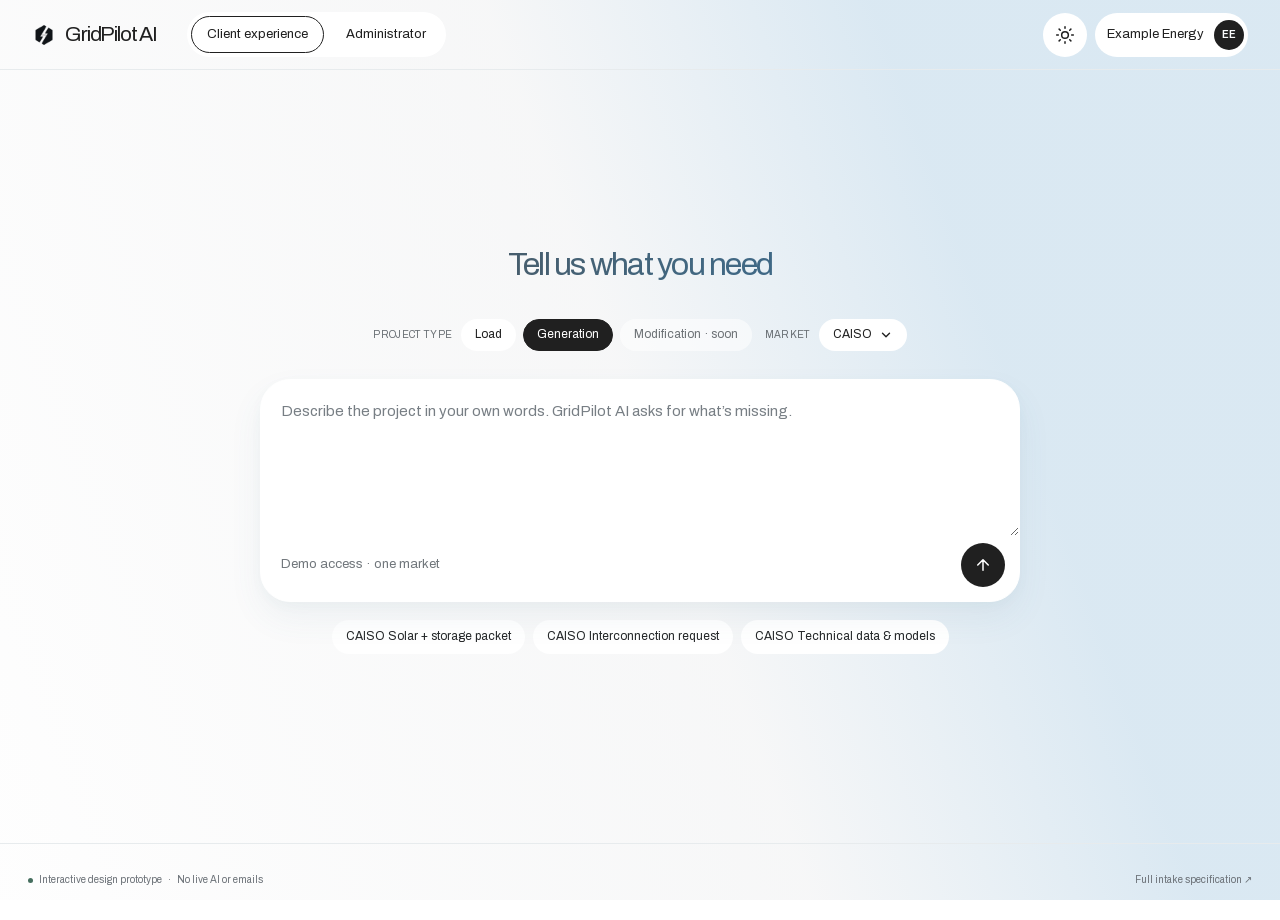
<file: index.html>
<!doctype html><html lang="en"><head><meta charset="utf-8"><meta name="viewport" content="width=device-width,initial-scale=1"><title>GridPilot AI · Yuko design study</title><link rel="preload" href="assets-edit/Archivo-latin-400-700.woff2" as="font" type="font/woff2" crossorigin="anonymous"><script>try{if(localStorage.getItem("gridpilot-ai-guided-yuko-theme")==="dark")document.documentElement.dataset.theme="dark"}catch{}</script><link rel="stylesheet" href="workflow-edit.css?v=45"><link rel="stylesheet" href="workflow-theme.css?v=12"><link rel="stylesheet" href="workflow-ai-guided.css?v=9"><link rel="stylesheet" href="workflow-yuko.css?v=5"><link rel="stylesheet" href="workflow-figma-refresh.css?v=10"><link rel="stylesheet" href="workflow-flow-stepper.css?v=1"></head><body><header><a class="brand" href="index.html"><img src="assets-edit/gridpilot-mark.png" alt=""><span>GridPilot AI</span></a><div class="mode"><button data-action="client" id="client-tab">Client experience</button><button data-action="admin" id="admin-tab">Administrator</button></div><div class="head-actions"><button type="button" id="theme-toggle" class="theme-toggle" role="switch" aria-checked="false" aria-label="Dark mode" title="Turn on dark mode"><span class="theme-toggle__icon" aria-hidden="true"><svg class="theme-toggle__sun" viewBox="0 0 24 24" fill="none" focusable="false"><circle cx="12" cy="12" r="4" stroke="currentColor" stroke-width="1.8"/><path d="M12 2v2m0 16v2M4.93 4.93l1.42 1.42m11.3 11.3 1.42 1.42M2 12h2m16 0h2M4.93 19.07l1.42-1.42m11.3-11.3 1.42-1.42" stroke="currentColor" stroke-width="1.8" stroke-linecap="round"/></svg><svg class="theme-toggle__moon" viewBox="0 0 24 24" fill="none" focusable="false"><path d="M20.2 15.3A8.5 8.5 0 0 1 8.7 3.8 8.5 8.5 0 1 0 20.2 15.3Z" stroke="currentColor" stroke-width="1.8" stroke-linejoin="round"/></svg></span></button><button type="button" data-action="notifications" class="admin-only notification-button" aria-label="Notifications" title="Notifications"><svg viewBox="0 0 24 24" fill="none" aria-hidden="true" focusable="false"><path d="M18 8a6 6 0 0 0-12 0c0 7-3 8-3 9h18c0-1-3-2-3-9ZM10 21h4" stroke="currentColor" stroke-width="1.7" stroke-linecap="round" stroke-linejoin="round"/></svg></button><div id="profile-wrap" class="profile-wrap"><button type="button" id="profile-trigger" class="profile-trigger" data-action="profile-menu" aria-haspopup="menu" aria-controls="profile-menu" aria-expanded="false"><span id="profile-trigger-name" class="profile-trigger__name">Example Energy</span><span id="profile-trigger-avatar" class="profile-trigger__avatar" aria-hidden="true">EE</span></button><div id="profile-menu" class="profile-menu" role="menu" aria-label="Client menu" hidden><button type="button" role="menuitem" data-action="projects">My Projects</button><button type="button" id="profile-access-item" role="menuitem" data-action="settings" hidden>Account access</button><div class="profile-menu__divider" role="separator"></div><button type="button" role="menuitem" data-action="restart">Restart demo</button></div></div></div></header><div class="guided-layout"><div id="rail"></div><main id="app"></main></div><aside id="panel" hidden></aside><div id="toast" role="status" aria-live="polite"></div><footer><span class="live-dot"></span> Interactive design prototype <span class="dot-sep">·</span> No live AI or emails <a href="Survey_Explorer_Edit.html">Full intake specification ↗</a></footer><script src="survey-data-edit.js"></script><script src="workflow-ai-guided-yuko.js?v=4"></script><script src="workflow-flow-stepper.js?v=1"></script></body></html>
</file>
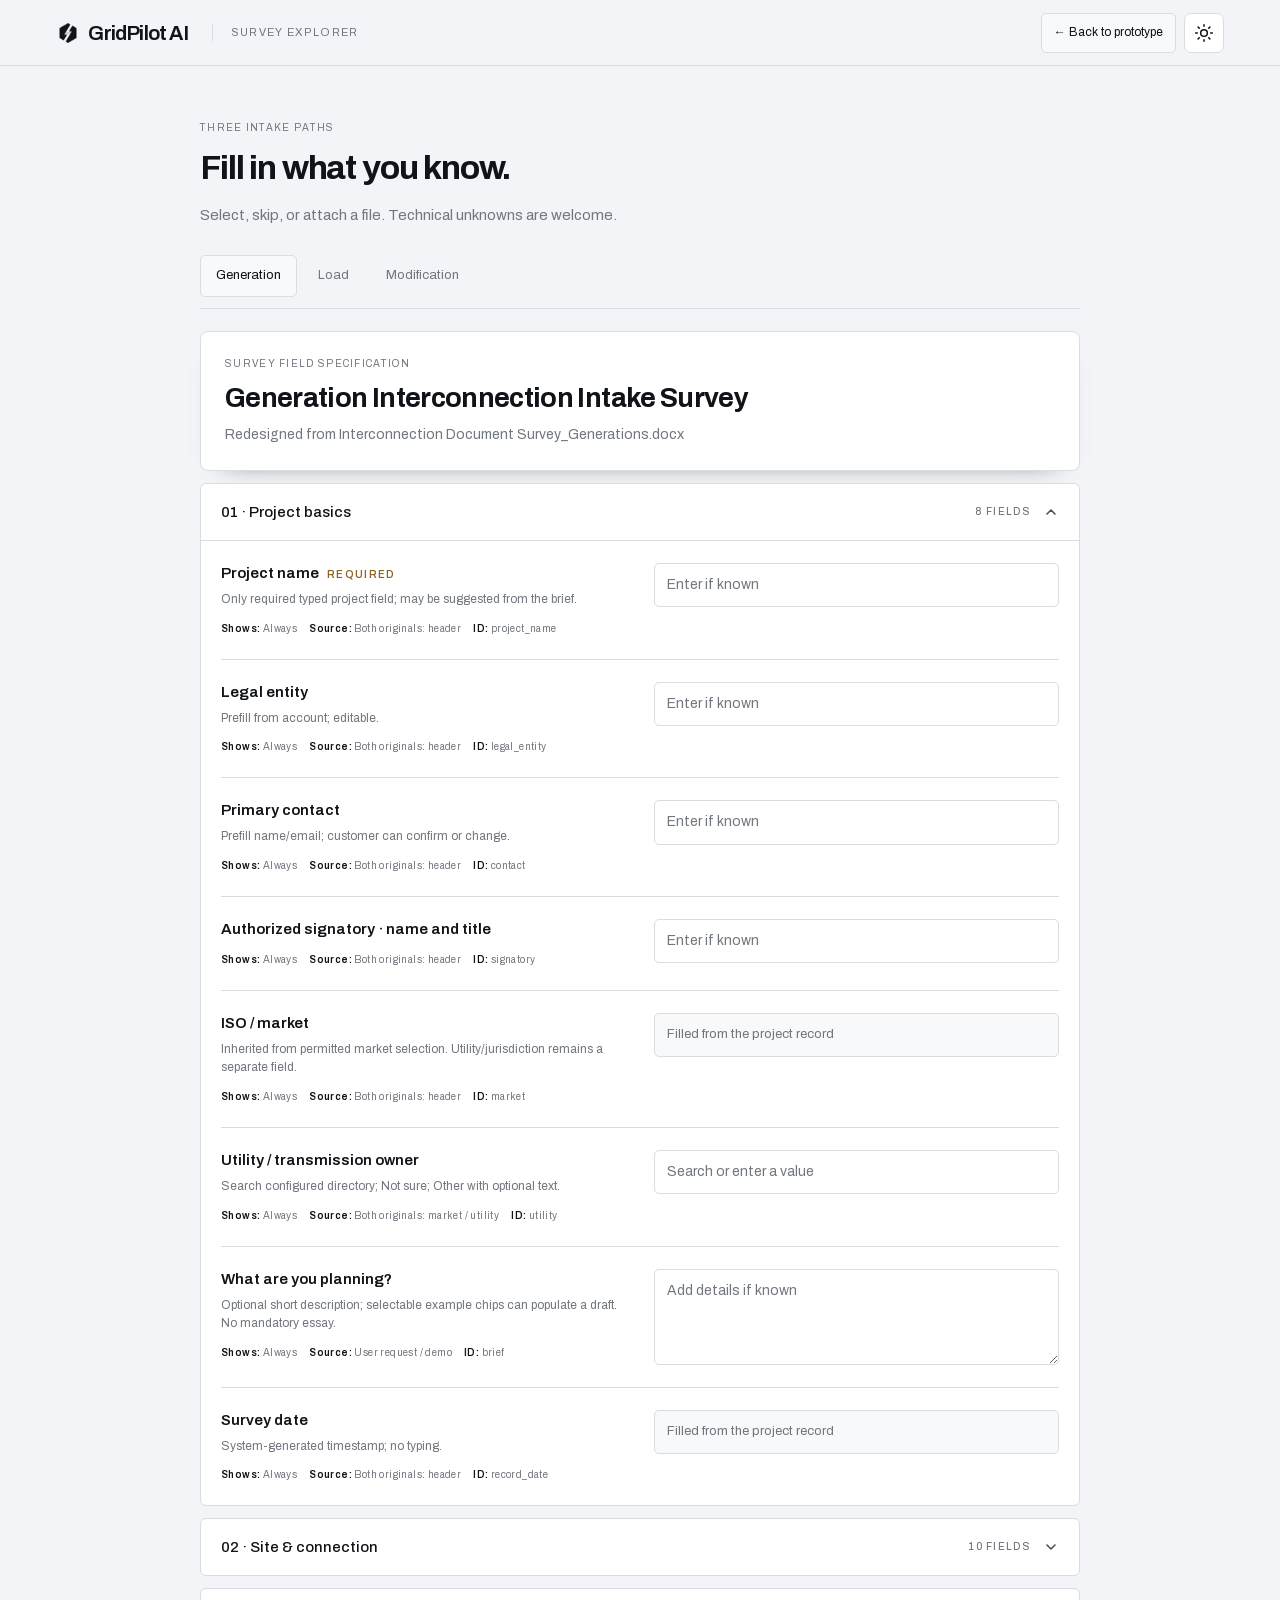
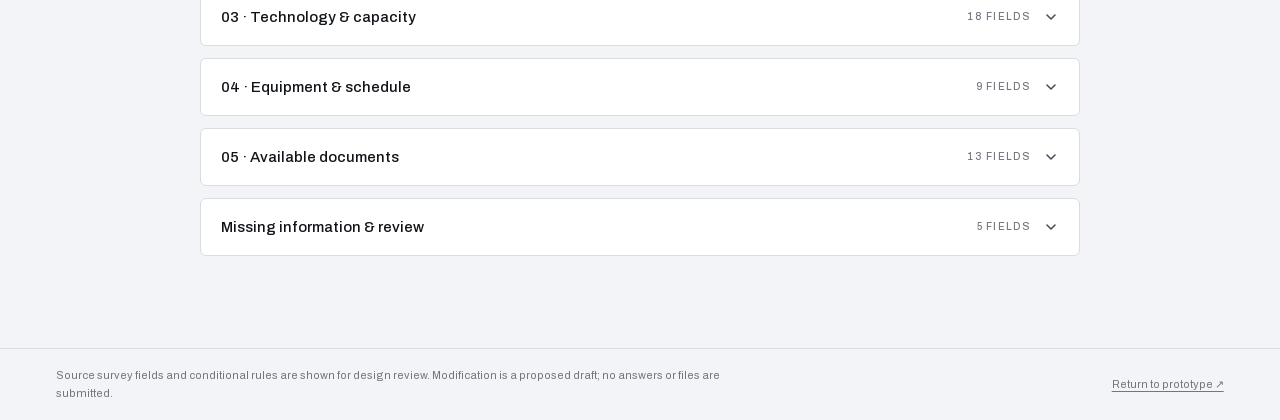
<file: Survey_Explorer_Edit.html>
<!doctype html>
<html lang="en">
<head>
  <meta charset="utf-8">
  <meta name="viewport" content="width=device-width, initial-scale=1">
  <title>GridPilot AI · Survey Explorer</title>
  <link rel="preload" href="assets-edit/Archivo-latin-400-700.woff2" as="font" type="font/woff2" crossorigin="anonymous">
  <script>try{document.documentElement.dataset.theme=localStorage.getItem('gridpilot-prototype-theme')==='dark'?'dark':'light'}catch{document.documentElement.dataset.theme='light'}</script>
  <link rel="stylesheet" href="survey-explorer-edit.css">
</head>
<body>
  <header class="topbar">
    <a class="brand" href="index.html" aria-label="GridPilot AI · Back to prototype">
      <img src="assets-edit/gridpilot-mark.png" alt="">
      <span>GridPilot AI</span>
    </a>
    <span class="header-label">Survey explorer</span>
    <div class="header-actions">
      <a class="back-link" href="index.html">← Back to prototype</a>
      <button type="button" id="theme-toggle" class="theme-toggle" role="switch" aria-checked="false" aria-label="Switch to dark mode" title="Turn on dark mode">
        <span class="theme-toggle__icon" aria-hidden="true">
          <svg class="theme-toggle__sun" viewBox="0 0 24 24" fill="none" focusable="false"><circle cx="12" cy="12" r="4" stroke="currentColor" stroke-width="1.8"/><path d="M12 2v2m0 16v2M4.93 4.93l1.42 1.42m11.3 11.3 1.42 1.42M2 12h2m16 0h2M4.93 19.07l1.42-1.42m11.3-11.3 1.42-1.42" stroke="currentColor" stroke-width="1.8" stroke-linecap="round"/></svg>
          <svg class="theme-toggle__moon" viewBox="0 0 24 24" fill="none" focusable="false"><path d="M20.2 15.3A8.5 8.5 0 0 1 8.7 3.8 8.5 8.5 0 1 0 20.2 15.3Z" stroke="currentColor" stroke-width="1.8" stroke-linejoin="round"/></svg>
        </span>
      </button>
    </div>
  </header>
  <main>
    <p class="eyebrow">Three intake paths</p>
    <h1>Fill in what you know.</h1>
    <p class="intro-copy">Select, skip, or attach a file. Technical unknowns are welcome.</p>
    <div id="survey-tabs" class="tabs" role="tablist" aria-label="Survey type"></div>
    <div id="survey-panel" role="tabpanel" tabindex="0"></div>
  </main>
  <footer>
    <span class="footer-note">Source survey fields and conditional rules are shown for design review. Modification is a proposed draft; no answers or files are submitted.</span>
    <a href="index.html">Return to prototype ↗</a>
  </footer>
  <script src="survey-data-edit.js"></script>
  <script src="survey-explorer-edit.js"></script>
</body>
</html>
</file>
<file: workflow-edit.css>
@font-face{font-family:"Archivo";font-style:normal;font-weight:400 700;font-display:swap;src:url("assets-edit/Archivo-latin-400-700.woff2") format("woff2")}
:root{--ink:#101418;--paper:#f3f4f7;--muted:#72777f;--line:#d9dce1;--green:#43705f;--amber:#8a6222}*{box-sizing:border-box}body{margin:0;background:var(--paper);color:var(--ink);font:14px/1.6 Archivo,Arial,sans-serif}button,input,textarea,select{font:inherit}button{border:1px solid var(--line);background:#fff;padding:9px 14px;border-radius:5px;cursor:pointer;color:var(--ink);transition:background .18s,border-color .18s,transform .18s}button:hover:not(:disabled){border-color:#959ca5;background:#f8f9fa}button:active:not(:disabled){transform:translateY(1px)}button:disabled{cursor:not-allowed;color:#9a9fa6;background:transparent;border-color:#e2e5e9}button:focus-visible,a:focus-visible,input:focus-visible,textarea:focus-visible,select:focus-visible{outline:2px solid #4b6a94;outline-offset:4px}button.primary{background:var(--ink);border-color:var(--ink);color:white}button.primary:hover{background:#2b3037}button.primary:disabled{background:#d5d9df;border-color:#d5d9df;color:#7b828b}button.quiet{background:transparent}button.selected{background:#e8ebee;border-color:#7a828c}header{height:66px;display:flex;align-items:center;gap:30px;padding:0 4.4%;border-bottom:1px solid #dfe2e7;background:rgba(243,244,247,.95);position:relative;z-index:3}.brand{display:flex;align-items:center;text-decoration:none;color:var(--ink);font-size:20px;font-weight:650;gap:5px;white-space:nowrap}.brand img{width:120px;height:auto}.mode{display:flex;gap:4px}.mode button{font-size:12px;padding:7px 11px;background:transparent;border-color:transparent;color:#6d727a}.mode .active{border-color:var(--line);background:#f8f9fb;color:var(--ink)}.head-actions{display:flex;gap:8px;margin-left:auto}.head-actions button{font-size:12px;padding:8px 10px}h1{font-size:34px;line-height:1.2;letter-spacing:-1.15px;margin:20px 0 16px}h2{font-size:27px;line-height:1.25;letter-spacing:-.65px;margin:0 0 10px}h3{font-size:15px;margin:0 0 5px}p{margin:0 0 18px}.muted{color:var(--muted)}.micro,.eyebrow{font:10px/1.6 Archivo,Arial,sans-serif;text-transform:uppercase;letter-spacing:1.4px;color:#7b8088}.eyebrow{margin:0 0 12px}.hero{text-align:center;width:min(672px,calc(100% - 40px));margin:94px auto 80px}.hero-mark{width:58px;height:58px;object-fit:contain;filter:drop-shadow(0 10px 14px #252a3420);margin-bottom:16px}.hero h1{margin-top:18px}.hero>p{margin-bottom:30px}.setup{display:flex;align-items:center;justify-content:center;gap:6px;flex-wrap:wrap;margin:20px 0}.setup .divider{height:18px;width:1px;background:var(--line);margin:0 8px}.pill{font-size:12px;padding:6px 11px;background:transparent}.composer{position:relative;background:#fff;border:1px solid #d4d8de;border-radius:10px;text-align:left;box-shadow:0 3px 4px #17203104,0 14px 24px -18px #222c3c28;transition:box-shadow .3s}.composer:focus-within{box-shadow:0 0 0 3px #10141808,0 16px 24px -15px #222c3c28}.composer textarea{border:0;outline:none;resize:vertical;background:transparent;width:100%;min-height:128px;padding:20px;color:var(--ink);line-height:1.7}.composer textarea:focus-visible{outline:none}.composer-bottom{padding:0 14px 14px 20px;display:flex;align-items:center;justify-content:space-between}.send{width:36px;height:36px;border-radius:50%;padding:0;background:var(--ink);color:#fff;border:0;font-size:21px}.send:hover:not(:disabled){background:#30363d}.examples{display:flex;gap:7px;justify-content:center;margin-top:13px;flex-wrap:wrap}.examples button{font-size:12px;color:#626974;background:transparent;padding:6px 10px}.frame{max-width:880px;width:calc(100% - 48px);margin:55px auto 70px}.conversation{max-width:672px;margin:55px auto 80px;width:calc(100% - 40px)}.user-line{margin:0 0 34px 112px;line-height:1.75;animation:arrive .45s both}.assistant{display:grid;grid-template-columns:22px 1fr;gap:12px;margin:24px 0}.assistant img{width:20px;height:20px;object-fit:contain;margin-top:3px}.assistant-copy{line-height:1.75}.question{margin:24px 0}.question>p{margin-bottom:9px}.chips{display:flex;gap:7px;flex-wrap:wrap}.chips button{font-size:12px;padding:7px 12px}.question.resolved .chips{opacity:.75}.assistant-copy .answer-line{color:#626b74;margin:12px 0}.thin-rule{height:1px;background:#dde1e6;margin:28px 0}.brief{background:#fff;border:1px solid var(--line);border-radius:8px;overflow:hidden;margin-top:18px;box-shadow:0 12px 25px -25px #182431}.brief .brief-row{display:grid;grid-template-columns:120px 1fr;padding:12px 20px;border-bottom:1px solid #eef0f2;gap:10px}.brief-row:last-child{border:0}.brief-row b{font-weight:500}.brief-actions{margin-top:20px;display:flex;align-items:center;gap:10px}.brief-actions .micro{margin-left:8px}.arrive{animation:arrive .55s cubic-bezier(.2,.7,.2,1) both}.small-gap{margin-top:14px}.card{background:#fff;border:1px solid var(--line);border-radius:8px;padding:22px;margin:22px 0}.card.flat{background:transparent;border:0;padding:0}.actions{display:flex;align-items:center;justify-content:flex-end;gap:9px;margin:24px 0}.actions .left{margin-right:auto}.tag{display:inline-flex;align-items:center;padding:3px 8px;font:10px/1.5 Archivo,Arial,sans-serif;letter-spacing:.6px;text-transform:uppercase;color:var(--green);background:#e8f0eb;border-radius:4px;white-space:nowrap}.tag.gray{color:#79818b;background:#e9ecf0}.tag.amber{color:var(--amber);background:#f5ecdd}.rail{display:flex;max-width:880px;margin:34px auto 0;width:calc(100% - 48px);gap:0}.rail button{background:transparent;border:0;border-bottom:1px solid var(--line);border-radius:0;flex:1;text-align:left;padding:10px 4px;color:#9298a1;font-size:12px}.rail button.current{border-bottom:2px solid var(--ink);color:var(--ink)}.rail button.completed{color:var(--green)}.rail .num{font:10px Archivo,Arial,sans-serif;margin-right:9px}.dropzone{border:1px dashed #b9bfc7;border-radius:7px;text-align:center;padding:29px 24px;margin:24px 0 14px;background:#ffffff55;transition:background .2s}.dropzone.over{background:#e8eef4;border-color:#4b6a94}.drop-icon{width:35px;height:35px;display:grid;place-items:center;margin:0 auto 10px;font-size:22px}.dropzone p{margin:4px 0 14px}.file-row{display:grid;grid-template-columns:1.3fr 1.7fr auto;gap:18px;align-items:center;padding:16px 0;border-bottom:1px solid #e0e4e9}.file-row .filename{font-size:12px;overflow-wrap:anywhere}.file-row .micro{text-transform:none;letter-spacing:0}.file-row button{padding:4px 8px;font-size:11px}.file-row select{max-width:190px}.processing{max-width:672px;margin:100px auto;width:calc(100% - 40px)}.processing h1{font-size:30px}.processing .hero-mark{width:46px;height:46px;animation:breathe 2s ease-in-out infinite}.progress{height:3px;background:#dce0e6;margin:25px 0 32px;border-radius:4px;overflow:hidden}.progress i{height:100%;display:block;background:#101418;transition:width .7s cubic-bezier(.2,.7,.2,1)}.activity{display:flex;align-items:center;gap:12px;padding:14px 0;border-bottom:1px solid #e0e4e8;animation:arrive .4s both}.activity .check{color:var(--green)}.activity .micro{margin-left:auto;max-width:45%;text-align:right}.orb{height:8px;width:8px;background:#adb6c3;border-radius:50%;animation:breathe 1.5s infinite}.waiting{text-align:center;max-width:620px;margin:76px auto;width:calc(100% - 40px)}.seal{display:grid;place-items:center;margin:0 auto 22px;width:60px;height:60px;border:1px solid #cfd8d3;border-radius:50%;color:var(--green);font-size:25px;box-shadow:0 0 0 10px #eaf0ec80}.waiting h1{font-size:31px}.waiting p{margin:12px auto 20px;max-width:490px;color:#69717b}.receipt{display:flex;gap:0;align-items:center;justify-content:center;font-size:11px;margin-top:38px}.receipt span{padding:0 15px;color:#8b929c}.receipt span+span{border-left:1px solid #cfd6de}.receipt .done{color:var(--green)}.compact-bar{display:flex;align-items:center;gap:12px;justify-content:space-between;margin:20px 0;padding:14px 18px;background:#e9efeb;border:1px solid #d4e0d8;border-radius:6px}.compact-bar.amber{background:#f7f0e4;border-color:#e9dcc8;color:#7b622f}.compact-bar p{margin:0}.compact-bar button{white-space:nowrap}details{border:1px solid var(--line);border-radius:6px;margin:12px 0;background:#fff}summary{padding:16px 20px;cursor:pointer;display:flex;justify-content:space-between;align-items:center;gap:12px}.detail-body{padding:0 20px 20px}.field-grid{display:grid;grid-template-columns:1fr 1fr;gap:14px 22px}.field-grid label{font-size:12px}.field-grid .full{grid-column:1/-1}input,select,textarea{width:100%;padding:10px 12px;border:1px solid var(--line);border-radius:5px;background:#fff;color:var(--ink)}label{display:block;margin:12px 0}.field-grid input,.field-grid select{margin-top:5px}textarea{min-height:80px;resize:vertical}.checkline{display:flex;align-items:center;gap:10px;padding:10px 0}.checkline input{width:auto}.stats{display:flex;gap:24px;flex-wrap:wrap;padding:18px 0 23px}.stat b{font-size:23px;display:block;font-weight:500}.stat small{font:9px Archivo,Arial,sans-serif;letter-spacing:1px;text-transform:uppercase;color:#7a818b}.diagram{background:#fff;border:1px solid #cfd5dd;border-radius:6px;overflow:hidden}.diagram-head{padding:11px 16px;border-bottom:1px solid #e3e7eb;display:flex;justify-content:space-between}.diagram svg{width:100%;height:auto;display:block}.diagram .wire{stroke:#243b50;stroke-width:1.8;fill:none;stroke-dasharray:1500;stroke-dashoffset:1500;animation:draw 2s ease-out forwards}.diagram .node{opacity:0;animation:arrive .5s 1s forwards}.diagram text{font:11px Archivo,Arial,sans-serif;fill:#526374}.package-hero{display:flex;align-items:center;justify-content:space-between;gap:24px;padding:25px 0}.package-hero h1{margin:8px 0}.package-icon{font-size:38px;color:#303d49}.output-row{display:grid;grid-template-columns:1fr auto auto;gap:18px;align-items:center;padding:13px 0;border-bottom:1px solid #e6e9ed}.output-row small{display:block;color:#7b838f}.output-row:last-child{border-bottom:0}.empty{text-align:center;padding:60px 20px}.flow-caption{color:#747e8c;font-size:12px;margin-top:10px}.preview-band{padding:12px 18px;background:#101418;color:white;display:flex;align-items:center;justify-content:space-between;border-radius:5px}.preview-band button{padding:6px 10px}.publish-check{display:flex;justify-content:space-between;padding:14px 0;border-bottom:1px solid #e1e5e9}.panel-backdrop{position:fixed;inset:0;background:#14233330;z-index:10;backdrop-filter:blur(4px)}.panel-sheet{position:absolute;right:0;top:0;bottom:0;width:min(510px,100%);background:#fafbfc;padding:28px;overflow:auto;box-shadow:-12px 0 40px #12203016;animation:slidein .3s}.panel-head{display:flex;justify-content:space-between;align-items:center;margin-bottom:28px}.panel-head h2{margin:0}.project-link{display:block;width:100%;text-align:left;padding:20px;margin-top:14px}.project-link .tag{float:right}.project-link p{margin:3px 0 0;color:#74808a;font-size:12px}.market-grid{display:grid;grid-template-columns:repeat(3,1fr);gap:8px}.market-grid button{padding:12px 6px}.market-grid small{display:block;font-size:10px;color:#8b929c}.table-scroll{overflow:auto}table{width:100%;border-collapse:collapse}th,td{text-align:left;border-bottom:1px solid #e0e5eb;padding:12px 9px;vertical-align:top;font-size:12px}th{color:#7a828d;font:10px Archivo,Arial,sans-serif;letter-spacing:.5px}a{color:#344f69}footer{position:relative;max-width:1100px;margin:50px auto 0;padding:16px 24px 20px;color:#8a919a;font:10px/1.8 Archivo,Arial,sans-serif;display:flex;align-items:center;gap:6px;flex-wrap:wrap}footer a{margin-left:auto;color:#8793a1;text-decoration:none}.live-dot{width:5px;height:5px;border-radius:50%;background:#9da6b1}.typing span{display:inline-block;width:4px;height:4px;background:#6e7883;border-radius:50%;margin-right:4px;animation:breathe 1s infinite}.typing span:nth-child(2){animation-delay:.15s}.typing span:nth-child(3){animation-delay:.3s}#toast{position:fixed;bottom:24px;left:50%;transform:translateX(-50%);max-width:calc(100% - 32px);background:#101418;color:white;border-radius:6px;padding:0;z-index:20;font-size:12px}#toast.show{padding:12px 20px}.admin-only{display:none}.admin .admin-only{display:inline-block}.admin .hero{margin-top:70px}.small-button{font-size:11px;padding:5px 9px}@keyframes arrive{from{opacity:0;transform:translateY(9px)}to{opacity:1;transform:translateY(0)}}@keyframes breathe{0%,100%{opacity:.4}50%{opacity:1}}@keyframes draw{to{stroke-dashoffset:0}}@keyframes slidein{from{transform:translateX(30px);opacity:0}to{transform:translateX(0);opacity:1}}@media(max-width:800px){header{height:auto;min-height:65px;padding:12px 18px;gap:10px;flex-wrap:wrap}.brand img{width:104px}.mode{margin-left:auto}.head-actions{width:100%;margin:0;justify-content:flex-end;overflow:auto}.head-actions button{white-space:nowrap;font-size:10px}.hero{margin-top:48px}.hero h1{font-size:29px}.frame{width:calc(100% - 32px);margin-top:35px}.conversation{margin-top:34px}.user-line{margin-left:48px}.brief .brief-row{grid-template-columns:88px 1fr;padding:10px 14px}.file-row{grid-template-columns:1fr auto;gap:7px}.file-row .filename{grid-column:1/-1;grid-row:2}.field-grid{grid-template-columns:1fr}.field-grid .full{grid-column:auto}.rail{width:calc(100% - 32px);margin-top:20px}.rail button{font-size:10px}.rail .num{display:block}.compact-bar{align-items:flex-start;flex-direction:column}.stats{gap:16px}.stat b{font-size:19px}.output-row{gap:10px;grid-template-columns:1fr auto}.output-row .tag{display:none}.waiting{margin-top:45px}.package-hero{flex-wrap:wrap}.brief-actions{flex-wrap:wrap}.brief-actions .micro{width:100%;margin:0}.receipt span{padding:0 10px}footer a{margin-left:0;width:100%}.dot-sep{display:none}}@media(prefers-reduced-motion:reduce){*,*:before,*:after{animation-duration:.01ms!important;transition-duration:.01ms!important}.diagram .wire{stroke-dashoffset:0}.diagram .node{opacity:1}}

.brand{gap:8px;letter-spacing:-.4px}.brand img{width:25px;height:25px;object-fit:contain}@media(max-width:800px){.brand img{width:23px;height:23px}.brand{font-size:18px}}

/* Selected conversation layout: distinguish the user's request without moving the text. */
.conversation>.user-line{position:relative;isolation:isolate}
.conversation>.user-line::before{content:"";position:absolute;inset:-16px -20px -12px;background:#e8ebee;border:1px solid #d9dce1;border-radius:12px;z-index:-1}
.conversation>.user-line{font-size:15px;line-height:1.55;white-space:pre-wrap;overflow-wrap:anywhere}
@media(max-width:520px){.conversation>.user-line{font-size:16px}}

/* Keep workflow footer actions on the same right edge. */
.actions{flex-wrap:wrap}
.actions .left{margin-right:0}
.brief-actions{justify-content:flex-end;flex-wrap:wrap}
.brief-actions .micro{margin:0 auto 0 0}

/* Button motion uses a subtle shadow transition; clicks and page content stay still. */
*,*::before,*::after{animation:none!important;transition:none!important;scroll-behavior:auto!important}
button{transition:box-shadow .18s ease!important}
button:active:not(:disabled){transform:none}
@media(hover:hover) and (pointer:fine){button:hover:not(:disabled){box-shadow:0 1px 2px #10141824}}
.diagram .node{opacity:1}
.diagram .wire{stroke-dashoffset:0}
@media(prefers-reduced-motion:reduce){button{transition:none!important}}
/* Entry page polish: clearer hierarchy and a visible proceed action. */
.hero{width:min(704px,calc(100% - 40px));margin:64px auto 72px}
.hero-mark{width:50px;height:50px;margin:0 0 13px;filter:drop-shadow(0 6px 10px #252a3418)}
.hero h1{font-size:clamp(30px,3vw,32px);font-weight:700;line-height:1.15;letter-spacing:-1.45px;margin:0 0 32px}
.setup{display:flex;align-items:center;justify-content:center;gap:18px;flex-wrap:wrap;margin:0 0 22px}
.setup-group{display:flex;flex-direction:row;align-items:center;justify-content:center;gap:10px;flex-wrap:wrap}
.setup-label{font-size:10px;line-height:1;white-space:nowrap}
.setup-options{display:flex;justify-content:center;gap:7px;flex-wrap:wrap}
.setup .pill{height:36px;border-radius:6px;padding:7px 12px;white-space:nowrap;background:#fff}
.setup .pill.selected{background:#e8ebee}
.setup .pill:hover:not(:disabled):not(.selected){background:#f8f9fa}
.setup .pill:disabled{background:transparent}
.setup-market .pill{min-width:86px;display:inline-flex;align-items:center;justify-content:center;gap:7px}
.market-chevron{display:block;width:14px;height:14px;flex:none}
.composer{border-color:#cfd5dc;border-radius:12px;box-shadow:0 1px 2px #17203108,0 14px 28px -22px #222c3c38}
.composer:focus-within{border-color:#7c8792;box-shadow:0 0 0 3px #1014180c,0 14px 28px -22px #222c3c38}
.composer textarea{min-height:132px;padding:19px 20px 8px;font-size:15px;line-height:1.55}
.composer textarea::placeholder{color:#8e959e}
.composer-bottom{padding:0 14px 14px 20px;gap:8px}
.send{display:grid;place-items:center;width:44px;min-width:44px;height:44px;border-radius:8px;padding:0}
.send svg{display:block;width:18px;height:18px}
.examples-group{width:min(780px,calc(100vw - 40px));position:relative;left:50%;transform:translateX(-50%);margin-top:18px}
.examples{max-width:100%;margin-top:0;gap:8px;justify-content:center}
.examples button{background:#fff;border-color:#d9dce1;border-radius:6px;padding:7px 11px;color:#58616b}
.examples button.selected{background:#e8ebee;border-color:#7a828c;color:#101418}
@media(max-width:800px){.hero{margin-top:44px}.setup{gap:14px}}
@media(max-width:520px){.hero{text-align:left;margin:38px auto 56px}.hero-mark{width:44px;height:44px}.hero h1{font-size:30px}.setup{justify-content:center;gap:16px}.setup-group{width:100%}.composer textarea{min-height:148px}}

/* Market selection uses a centered dialog; other workspace panels stay as sheets. */
#panel[hidden]{display:none}
.market-dialog-backdrop{position:fixed;inset:0;z-index:10;display:grid;place-items:center;padding:16px;background:#14233330}
.market-dialog{width:min(420px,100%);max-height:calc(100vh - 32px);overflow:auto;padding:24px;border:1px solid #d9dce1;border-radius:10px;background:#fff;box-shadow:0 18px 45px #12203024}
.market-dialog h2{margin:0 0 5px;font-size:22px;letter-spacing:-.5px}
.market-dialog>.muted{margin:0 0 18px}
.market-list{display:grid;gap:8px}
.market-choice{display:flex;width:100%;min-height:40px;align-items:center;justify-content:space-between;gap:12px;text-align:left}
.market-choice.selected{background:#e8ebee;border-color:#7a828c}
.market-choice small{font-size:10px;color:#8b929c}
.market-dialog-actions{display:flex;justify-content:flex-end;margin-top:18px}
body.intro-page header{background:transparent}
body{display:flex;min-height:100vh;min-height:100dvh;flex-direction:column}
#app{flex:1 0 auto}
footer{width:100%}
body.intro-page #app{display:flex;align-items:center;justify-content:center;padding:32px 0}
body.intro-page .hero{margin:0 auto}

.processing>.hero-mark,.processing>h1,.processing>#process-caption{animation:process-reveal 220ms cubic-bezier(.32,.72,0,1) both!important}
.processing>h1{animation-delay:35ms!important}
.processing>#process-caption{animation-delay:70ms!important}
.processing .progress i{width:100%;transform:scaleX(0);transform-origin:left center;transition:transform 480ms linear!important}
.processing .activity{opacity:0;transform:translateY(6px);transition:opacity 200ms cubic-bezier(.32,.72,0,1),transform 200ms cubic-bezier(.32,.72,0,1)!important}
.processing .activity.is-complete{opacity:1;transform:translateY(0)}
@keyframes process-reveal{from{opacity:0;transform:translateY(7px)}to{opacity:1;transform:translateY(0)}}
@media(prefers-reduced-motion:reduce){.processing>.hero-mark,.processing>h1,.processing>#process-caption{animation:none!important}.processing .progress i,.processing .activity{transition:none!important}}

body{-webkit-font-smoothing:antialiased}
body.intro-page .hero h1{text-wrap:balance}
body.intro-page .hero-mark{pointer-events:none;user-select:none}
body.intro-page .micro{color:#66707b}
body.intro-page .composer textarea::placeholder{color:#6f7781}
body.intro-page .setup .pill{height:40px}
body.intro-page .examples button{min-height:40px}
body.intro-page header button{min-height:40px}
body.intro-page button:focus-visible,body.intro-page a:focus-visible{outline-color:#4f5964}
body.intro-page footer{color:#626b75;padding-bottom:max(20px,env(safe-area-inset-bottom))}
body.intro-page footer a{display:inline-flex;align-items:center;min-height:40px;color:#626b75;text-underline-offset:2px}
body.intro-page footer a:hover,body.intro-page footer a:focus-visible{text-decoration:underline}
@media(pointer:coarse){body.intro-page header button,body.intro-page .setup .pill,body.intro-page .examples button{min-height:44px}}
@media(max-width:520px){body.intro-page .composer textarea{font-size:16px}}

/* Brief page: make optional details and their fields clear without changing the workflow. */
.brief-page{--brief-chevron:url("data:image/svg+xml,%3Csvg xmlns='http://www.w3.org/2000/svg' viewBox='0 0 16 16'%3E%3Cpath d='m4 6 4 4 4-4' fill='none' stroke='%2346505a' stroke-width='1.6' stroke-linecap='round' stroke-linejoin='round'/%3E%3C/svg%3E")}
.brief-page .assistant-copy>p:first-child{font-size:20px;line-height:1.35;font-weight:600;margin-bottom:8px}
.brief-page .assistant-copy>p:last-child{margin-bottom:0}
.brief-page .brief-row{align-items:start;gap:18px;padding:14px 20px}
.brief-page .brief-row .micro{padding-top:4px}
.brief-page .brief-row b{line-height:1.45;overflow-wrap:anywhere}
.brief-page details{overflow:hidden}
.brief-page summary{min-height:52px;list-style:none;font-weight:500;line-height:1.4}
.brief-page summary::-webkit-details-marker{display:none}
.brief-page summary::after{content:"";display:block;width:16px;height:16px;flex:none;margin-left:4px;background:var(--brief-chevron) center/16px 16px no-repeat}
.brief-page details[open]>summary::after{transform:rotate(180deg)}
.brief-page details[open]>summary{border-bottom:1px solid #e9edf0;margin-bottom:16px}
@media(hover:hover) and (pointer:fine){.brief-page summary:hover{background:#f8f9fa}}
.brief-page summary:focus-visible{outline:2px solid #4f5964;outline-offset:-3px}
.brief-page summary .micro{margin-left:auto;white-space:nowrap}
.brief-page .field-grid{grid-template-columns:repeat(2,minmax(0,1fr));gap:16px 18px}
.brief-page .field-grid label{display:block;margin:0;color:#343b43;font-size:13px;font-weight:500;line-height:1.4;min-width:0}
.brief-page .field-grid input,.brief-page .field-grid select,.brief-page .field-grid textarea{display:block;width:100%;min-height:44px;margin-top:7px;font-size:14px;font-weight:400;line-height:1.35}
.brief-page .field-grid select{appearance:none;-webkit-appearance:none;padding-right:44px;border-color:#cbd2d9;border-radius:7px;background-color:#fff;background-image:var(--brief-chevron);background-repeat:no-repeat;background-size:16px 16px;background-position:right 14px center;box-shadow:0 1px 1px #17203108;cursor:pointer}
@media(hover:hover) and (pointer:fine){.brief-page .field-grid select:hover{border-color:#9faab5;background-color:#fbfcfd}}
.brief-page .field-grid select:focus-visible{border-color:#596673;outline:2px solid #4f5964;outline-offset:2px}
.brief-page .field-grid select:disabled{color:#8a929b;background-color:#f2f4f6;cursor:not-allowed}
.brief-page .field-grid textarea{min-height:108px;resize:vertical}
.brief-page .field-grid input:focus-visible,.brief-page .field-grid select:focus-visible,.brief-page .field-grid textarea:focus-visible,.brief-page a:focus-visible,.brief-page button:focus-visible{outline-color:#4f5964;outline-offset:2px}
.brief-page .field-grid input[aria-invalid="true"]{border-color:#a43f3f}
.brief-page .field-grid small{display:block;margin-top:5px;font-size:12px;line-height:1.4;font-weight:400}
.brief-page .field-grid .field-error{color:#9a3333}
.brief-page .field-grid .field-error[hidden]{display:none}
.brief-page .detail-body>a{display:inline-flex;align-items:center;min-height:40px;text-underline-offset:3px}
.brief-page .brief-actions button{min-height:40px}
@media(pointer:coarse){.brief-page .brief-actions button,.brief-page .detail-body>a{min-height:44px}}
@media(max-width:520px){.brief-page .brief-row{grid-template-columns:minmax(0,1fr);gap:3px;padding:12px 16px}.brief-page .brief-row .micro{padding-top:0}.brief-page .field-grid{grid-template-columns:minmax(0,1fr)}.brief-page summary{padding:14px 16px}.brief-page .detail-body{padding:0 16px 16px}}

/* Match the four workflow steps and their navigation to the brief width. */
.frame,.rail{max-width:672px;width:calc(100% - 40px)}
.compact-bar.review{background:#e8eef4;border-color:#cdd9e6;color:var(--ink)}
.compact-bar.draft{background:#eef0f2;border-color:#d9dce1;color:var(--ink)}
.design-stats{display:grid;grid-template-columns:repeat(3,minmax(0,1fr));gap:16px;text-align:center}
.outputs-card>button+button{margin-inline-start:4px}
select{appearance:none;-webkit-appearance:none;padding-right:44px;background-image:url("data:image/svg+xml,%3Csvg xmlns='http://www.w3.org/2000/svg' viewBox='0 0 16 16'%3E%3Cpath d='m4 6 4 4 4-4' fill='none' stroke='%2346505a' stroke-width='1.6' stroke-linecap='round' stroke-linejoin='round'/%3E%3C/svg%3E");background-repeat:no-repeat;background-size:16px 16px;background-position:right 14px center;cursor:pointer}
.tag.review{background:#dbe6f1;color:#3f6188}
.project-intake-details>summary,.intake-accordion>summary{min-height:52px;list-style:none}
.project-intake-details>summary::-webkit-details-marker,.intake-accordion>summary::-webkit-details-marker{display:none}
.project-intake-details .details-chevron,.intake-accordion .details-chevron{width:16px;height:16px;flex:none;color:#46505a;transition:transform 180ms cubic-bezier(.32,.72,0,1)}
.project-intake-details .details-chevron{margin-left:auto}
.intake-accordion>summary>span:first-child{min-width:0;flex:1}
.intake-accordion>summary .tag{flex:none}
.project-intake-details[open] .details-chevron,.intake-accordion[open] .details-chevron{transform:rotate(180deg)}
@media(prefers-reduced-motion:reduce){.project-intake-details .details-chevron,.intake-accordion .details-chevron{transition:none}}
.dropzone button+button{margin-inline-start:4px}
.confirm-file-dialog #remove-file-description{overflow-wrap:anywhere}
.confirm-file-actions{display:flex;justify-content:flex-end;gap:8px;margin-top:24px}
.confirm-file-actions button{min-height:44px}
.waiting .actions{justify-content:center}
.file-row .filename{min-width:0}
.file-name{overflow-wrap:anywhere}
.file-loading{display:inline-flex;align-items:center;gap:5px;color:var(--muted);font-size:11px;white-space:nowrap}
.file-loading__spinner{width:11px;height:11px;flex:none;border:1.5px solid var(--line);border-top-color:var(--ink);border-radius:50%;animation:file-loading-spin .65s linear infinite}
.file-queued{color:var(--muted);font-size:11px}
.file-name-enter{display:inline-block;max-width:100%;overflow-wrap:anywhere;animation:file-name-enter 160ms cubic-bezier(.32,.72,0,1) both}
[data-upload-caption]:empty{display:none}
@keyframes file-loading-spin{to{transform:rotate(360deg)}}
@keyframes file-name-enter{from{opacity:0;transform:translateY(3px)}to{opacity:1;transform:translateY(0)}}
@media(prefers-reduced-motion:reduce){.file-loading__spinner,.file-name-enter{animation:none}}

/* The intro prompt travels into the conversation before the reply appears. */
.prompt-flight-shell{position:fixed;top:0;left:0;z-index:8;border:1px solid;box-shadow:0 1px 2px #17203108,0 14px 28px -22px #222c3c38;transform-origin:top left;pointer-events:none}
.prompt-word-measure{position:fixed;z-index:-1;visibility:hidden;white-space:pre-wrap;overflow-wrap:anywhere;pointer-events:none}
.prompt-flight-layer{position:fixed;top:0;left:0;width:0;height:0;z-index:9;pointer-events:none;will-change:transform,opacity}
.prompt-flight-word{position:absolute;top:0;left:0;white-space:pre;pointer-events:none;will-change:transform}
.conversation.prompt-handoff{pointer-events:none}
.conversation.prompt-handoff>.user-line,.conversation.prompt-reveal>.user-line{animation:none}
.conversation.prompt-handoff>.user-line{opacity:0}
.conversation.prompt-handoff>.assistant,.conversation.prompt-handoff>.actions{visibility:hidden}
@keyframes chat-reply-appear{from{opacity:0;transform:translateY(7px)}to{opacity:1;transform:translateY(0)}}
.conversation.prompt-reveal .assistant img,.conversation.prompt-reveal .assistant-copy>p,.conversation.prompt-reveal .assistant-copy>.question,.conversation.prompt-reveal>.actions{animation:chat-reply-appear 260ms cubic-bezier(.32,.72,0,1) both!important}
.conversation.prompt-reveal .assistant-copy>p{animation-delay:35ms!important}
.conversation.prompt-reveal .assistant-copy>.question:nth-of-type(1){animation-delay:100ms!important}
.conversation.prompt-reveal .assistant-copy>.question:nth-of-type(2){animation-delay:170ms!important}
.conversation.prompt-reveal .assistant-copy>.question:nth-of-type(3){animation-delay:240ms!important}
.conversation.prompt-reveal>.actions{animation-delay:300ms!important}
@media(prefers-reduced-motion:reduce){.conversation.prompt-reveal .assistant img,.conversation.prompt-reveal .assistant-copy>p,.conversation.prompt-reveal .assistant-copy>.question,.conversation.prompt-reveal>.actions{animation:none!important}}


.waiting .actions{flex-wrap:wrap}
.waiting .actions button{min-height:44px}
.project-list{display:grid;gap:10px}
.project-list .project-link{margin:0;min-height:104px;border-radius:8px}
.project-link .micro{display:block;margin-bottom:5px}
.project-link b{display:block;font-size:15px;line-height:1.35;overflow-wrap:anywhere}
.project-link.is-current{background:#f5f7f8;border-color:#7a828c}


/* Administrator header controls */
.profile-wrap{position:relative;flex:none}
.admin .head-actions .notification-button{display:grid;place-items:center}
.head-actions .notification-button{width:40px;height:40px;padding:0;border-radius:7px}
.notification-button svg{display:block;width:18px;height:18px}
.head-actions .profile-trigger{display:inline-flex;align-items:center;gap:10px;min-height:40px;padding:4px 4px 4px 12px;border-radius:7px;font-size:12px;font-weight:600;white-space:nowrap}
.profile-trigger__avatar{display:grid;place-items:center;width:30px;height:30px;flex:none;border-radius:5px;background:var(--ink);color:#fff;font-size:10px;font-weight:700;letter-spacing:.2px}
.profile-menu{position:absolute;right:0;top:calc(100% + 8px);z-index:5;display:grid;width:208px;padding:6px;background:#fff;border:1px solid var(--line);border-radius:9px;box-shadow:0 14px 32px #18243124}
.profile-menu[hidden]{display:none}
.profile-menu button{display:block;width:100%;min-height:44px;padding:10px 12px;text-align:left;background:transparent;border:0;border-radius:5px;font-size:13px}
.profile-menu button[hidden]{display:none}
.profile-menu__divider{height:1px;margin:5px 6px;background:var(--line)}
@media(max-width:800px){.head-actions{overflow:visible;flex-wrap:wrap}.head-actions .notification-button,.head-actions .profile-trigger{min-height:44px}}

@media(pointer:coarse){.head-actions .notification-button{width:44px;height:44px}.head-actions .profile-trigger{min-height:44px}}

/* Match the active client tab's soft background on first-page secondary buttons. */
html[data-theme=light] body.intro-page .setup .pill:not(.selected):not(:disabled),
html[data-theme=light] body.intro-page .examples button:not(.selected),
html[data-theme=light] body.intro-page .head-actions > button,
html[data-theme=light] body.intro-page .head-actions > .profile-wrap > .profile-trigger{background:#f8f9fb}
</file>
<file: workflow-theme.css>
/* The icon shares the header's neutral outlined control treatment. */
.head-actions .theme-toggle{display:grid;place-items:center;width:40px;height:40px;min-height:40px;padding:0;border-radius:7px}
.theme-toggle__icon{position:relative;display:block;width:20px;height:20px}
.theme-toggle__icon svg{position:absolute;inset:0;display:block;width:20px;height:20px;transform-origin:center;transition:transform .28s cubic-bezier(.32,.72,0,1),opacity .2s ease-out}
.theme-toggle__icon circle,.theme-toggle__icon path{stroke-dasharray:80;stroke-dashoffset:0;transition:stroke-dashoffset .28s cubic-bezier(.32,.72,0,1)}
.theme-toggle__sun{opacity:1;transform:scale(1) rotate(0)}
.theme-toggle__moon{opacity:0;transform:scale(.76) rotate(-35deg)}
.theme-toggle__moon path{stroke-dashoffset:80}
html[data-theme=dark] .theme-toggle__sun{opacity:0;transform:scale(.76) rotate(35deg)}
html[data-theme=dark] .theme-toggle__sun circle,html[data-theme=dark] .theme-toggle__sun path{stroke-dashoffset:80}
html[data-theme=dark] .theme-toggle__moon{opacity:1;transform:scale(1) rotate(0)}
html[data-theme=dark] .theme-toggle__moon path{stroke-dashoffset:0}
html.theme-changing *,html.theme-changing *::before,html.theme-changing *::after{transition:none!important}
html.theme-changing .theme-toggle__icon svg{transition:transform .28s cubic-bezier(.32,.72,0,1),opacity .2s ease-out!important}
html.theme-changing .theme-toggle__icon circle,html.theme-changing .theme-toggle__icon path{transition:stroke-dashoffset .28s cubic-bezier(.32,.72,0,1)!important}

html[data-theme=dark]{
  color-scheme:dark;
  --ink:oklch(.94 .005 250);
  --paper:oklch(.18 .01 250);
  --muted:oklch(.73 .012 250);
  --line:oklch(.37 .015 250);
  --green:oklch(.77 .055 163);
  --amber:oklch(.81 .07 80);
  --surface:oklch(.225 .012 250);
  --surface-raised:oklch(.265 .014 250);
  --surface-hover:oklch(.30 .014 250);
  --text-soft:oklch(.78 .012 250);
  --border-strong:oklch(.49 .018 250);
}

html[data-theme=dark] body{
  background-color:var(--paper);
  background-image:
    radial-gradient(ellipse 62% 48% at 18% 37%,oklch(.32 .035 250 / .32),transparent 75%),
    radial-gradient(ellipse 50% 45% at 81% 40%,oklch(.30 .025 75 / .22),transparent 75%),
    radial-gradient(ellipse 50% 38% at 52% 82%,oklch(.30 .03 165 / .16),transparent 76%);
  background-attachment:fixed;
}
html[data-theme=dark] header{background:oklch(.18 .01 250 / .89);border-color:var(--line)}
html[data-theme=dark] body.intro-page header{background:transparent}
html[data-theme=dark] .brand,
html[data-theme=dark] a{color:var(--ink)}
html[data-theme=dark] .brand img,
html[data-theme=dark] .hero-mark,
html[data-theme=dark] .assistant img{filter:brightness(0) invert(1)}
html[data-theme=dark] footer,
html[data-theme=dark] footer a,
html[data-theme=dark] .muted,
html[data-theme=dark] .flow-caption,
html[data-theme=dark] .waiting p,
html[data-theme=dark] .assistant-copy .answer-line,
html[data-theme=dark] .receipt span,
html[data-theme=dark] .output-row small,
html[data-theme=dark] .project-link p{color:var(--text-soft)}
html[data-theme=dark] .micro,
html[data-theme=dark] .eyebrow,
html[data-theme=dark] .stat small,
html[data-theme=dark] th,
html[data-theme=dark] body.intro-page .micro,
html[data-theme=dark] body.intro-page footer,
html[data-theme=dark] body.intro-page footer a{color:var(--muted)}
html[data-theme=dark] .live-dot{background:var(--green)}

html[data-theme=dark] button{background:var(--surface-raised);border-color:var(--line);color:var(--ink)}
html[data-theme=dark] button:hover:not(:disabled){background:var(--surface-hover);border-color:var(--border-strong)}
html[data-theme=dark] button:disabled{background:var(--surface);border-color:var(--line);color:oklch(.58 .012 250)}
html[data-theme=dark] button.primary,
html[data-theme=dark] .send{background:oklch(.94 .005 250);border-color:oklch(.94 .005 250);color:oklch(.19 .01 250)}
html[data-theme=dark] button.primary:hover:not(:disabled),
html[data-theme=dark] .send:hover:not(:disabled){background:oklch(.84 .009 250);border-color:oklch(.84 .009 250)}
html[data-theme=dark] button.primary:disabled{background:var(--surface-raised);border-color:var(--line);color:oklch(.58 .012 250)}
html[data-theme=dark] button.quiet,
html[data-theme=dark] .mode button{background:transparent}
html[data-theme=dark] button.quiet:hover:not(:disabled),
html[data-theme=dark] .mode button:hover:not(:disabled){background:var(--surface-hover)}
html[data-theme=dark] button.selected,
html[data-theme=dark] .mode .active,
html[data-theme=dark] .setup .pill.selected,
html[data-theme=dark] .examples button.selected,
html[data-theme=dark] .market-choice.selected{background:oklch(.34 .019 250);border-color:var(--border-strong);color:var(--ink)}
html[data-theme=dark] .mode button:not(.active){color:var(--muted)}
html[data-theme=dark] .head-actions .theme-toggle{background:var(--surface);border-color:var(--line)}
html[data-theme=dark] .head-actions .theme-toggle:hover{background:var(--surface-hover)}
html[data-theme=dark] .profile-trigger__avatar{background:var(--ink);color:var(--paper)}
html[data-theme=dark] button:focus-visible,
html[data-theme=dark] a:focus-visible,
html[data-theme=dark] input:focus-visible,
html[data-theme=dark] textarea:focus-visible,
html[data-theme=dark] select:focus-visible,
html[data-theme=dark] .brief-page summary:focus-visible{outline-color:oklch(.75 .075 250)}

html[data-theme=dark] .setup .divider{background:var(--line)}
html[data-theme=dark] .setup .pill,
html[data-theme=dark] .examples button{background:var(--surface-raised);border-color:var(--line);color:var(--ink)}
html[data-theme=dark] .setup .pill:hover:not(:disabled):not(.selected),
html[data-theme=dark] .examples button:hover:not(:disabled):not(.selected){background:var(--surface-hover)}
html[data-theme=dark] .setup .pill:disabled{background:var(--surface);color:oklch(.58 .012 250)}
html[data-theme=dark] .composer,
html[data-theme=dark] .brief,
html[data-theme=dark] .card,
html[data-theme=dark] details,
html[data-theme=dark] .diagram,
html[data-theme=dark] .market-dialog,
html[data-theme=dark] .panel-sheet{background:var(--surface);border-color:var(--line);box-shadow:0 16px 40px oklch(.08 .005 250 / .18)}
html[data-theme=dark] .card.flat{background:transparent;box-shadow:none}
html[data-theme=dark] .composer:focus-within{border-color:var(--border-strong);box-shadow:0 0 0 3px oklch(.69 .07 250 / .2)}
html[data-theme=dark] .composer textarea{background:transparent;color:var(--ink)}
html[data-theme=dark] .composer textarea::placeholder,
html[data-theme=dark] body.intro-page .composer textarea::placeholder,
html[data-theme=dark] input::placeholder,
html[data-theme=dark] textarea::placeholder{color:oklch(.66 .012 250)}
html[data-theme=dark] .conversation>.user-line::before{background:var(--surface-raised);border-color:var(--line)}
html[data-theme=dark] .thin-rule,
html[data-theme=dark] .brief .brief-row,
html[data-theme=dark] .file-row,
html[data-theme=dark] .activity,
html[data-theme=dark] .output-row,
html[data-theme=dark] .publish-check,
html[data-theme=dark] .receipt span+span,
html[data-theme=dark] .brief-page details[open]>summary,
html[data-theme=dark] .diagram-head,
html[data-theme=dark] th,
html[data-theme=dark] td{border-color:var(--line)}
html[data-theme=dark] .thin-rule{background:var(--line)}
html[data-theme=dark] .rail button{background:transparent;border-color:var(--line);color:var(--muted)}
html[data-theme=dark] .rail button.current{color:var(--ink);border-color:var(--ink)}
html[data-theme=dark] .rail button.completed{color:var(--green)}
html[data-theme=dark] .file-row .filename,
html[data-theme=dark] .brief-page .field-grid label{color:var(--ink)}
html[data-theme=dark] .dropzone{background:oklch(.23 .014 250 / .55);border-color:var(--border-strong)}
html[data-theme=dark] .dropzone.over{background:oklch(.33 .04 250 / .7);border-color:oklch(.70 .07 250)}
html[data-theme=dark] .progress{background:var(--line)}
html[data-theme=dark] .progress i{background:var(--ink)}
html[data-theme=dark] .activity .check,
html[data-theme=dark] .receipt .done{color:var(--green)}
html[data-theme=dark] .seal{border-color:oklch(.50 .04 160);color:var(--green);box-shadow:0 0 0 10px oklch(.35 .035 160 / .16)}

html[data-theme=dark] input,
html[data-theme=dark] select,
html[data-theme=dark] textarea{background:var(--surface-raised);border-color:var(--line);color:var(--ink);accent-color:var(--green)}
html[data-theme=dark] input:hover,
html[data-theme=dark] select:hover,
html[data-theme=dark] textarea:hover{border-color:var(--border-strong)}
html[data-theme=dark] .brief-page .field-grid select{background-color:var(--surface-raised);border-color:var(--line)}
html[data-theme=dark] .brief-page .field-grid select:hover{background-color:var(--surface-hover);border-color:var(--border-strong)}
html[data-theme=dark] .brief-page .field-grid select:disabled{background-color:var(--surface);color:oklch(.58 .012 250)}
html[data-theme=dark] .brief-page{--brief-chevron:url("data:image/svg+xml,%3Csvg xmlns='http://www.w3.org/2000/svg' viewBox='0 0 16 16'%3E%3Cpath d='m4 6 4 4 4-4' fill='none' stroke='%23c5ccd4' stroke-width='1.6' stroke-linecap='round' stroke-linejoin='round'/%3E%3C/svg%3E")}
html[data-theme=dark] select{background-image:url("data:image/svg+xml,%3Csvg xmlns='http://www.w3.org/2000/svg' viewBox='0 0 16 16'%3E%3Cpath d='m4 6 4 4 4-4' fill='none' stroke='%23c5ccd4' stroke-width='1.6' stroke-linecap='round' stroke-linejoin='round'/%3E%3C/svg%3E")}
html[data-theme=dark] .brief-page .field-grid small{color:var(--muted)}
html[data-theme=dark] .brief-page .field-grid .field-error{color:oklch(.78 .10 25)}
html[data-theme=dark] .brief-page .field-grid input[aria-invalid=true]{border-color:oklch(.67 .11 25)}
html[data-theme=dark] .brief-page summary:hover{background:var(--surface-hover)}
html[data-theme=dark] .market-choice small,
html[data-theme=dark] .market-grid small{color:var(--muted)}
html[data-theme=dark] .panel-backdrop,
html[data-theme=dark] .market-dialog-backdrop{background:oklch(.07 .005 250 / .72)}
html[data-theme=dark] .compact-bar{background:oklch(.28 .03 165);border-color:oklch(.43 .035 165)}
html[data-theme=dark] .compact-bar.amber{background:oklch(.29 .025 80);border-color:oklch(.43 .035 80);color:var(--ink)}
html[data-theme=dark] .compact-bar.draft{background:var(--surface-raised);border-color:var(--line);color:var(--ink)}
html[data-theme=dark] .compact-bar.review{background:oklch(.28 .035 250);border-color:oklch(.44 .04 250);color:var(--ink)}
html[data-theme=dark] .tag{color:var(--green);background:oklch(.32 .035 163)}
html[data-theme=dark] .tag.gray{color:var(--text-soft);background:oklch(.32 .012 250)}
html[data-theme=dark] .tag.amber{color:var(--amber);background:oklch(.32 .03 80)}
html[data-theme=dark] .tag.review{color:oklch(.82 .06 250);background:oklch(.34 .04 250)}
html[data-theme=dark] .preview-band{background:var(--surface-raised);color:var(--ink)}
html[data-theme=dark] .package-icon{color:var(--text-soft)}
html[data-theme=dark] .diagram .wire{stroke:oklch(.70 .04 250)}
html[data-theme=dark] .diagram .node rect{fill:var(--surface-raised);stroke:oklch(.58 .05 250)}
html[data-theme=dark] .diagram .node text,
html[data-theme=dark] .diagram text{fill:var(--text-soft)}
html[data-theme=dark] .diagram pattern path{stroke:oklch(.38 .015 250)}
html[data-theme=dark] #toast{background:var(--surface-raised);color:var(--ink);border:1px solid var(--line)}

@media(pointer:coarse){.head-actions .theme-toggle{width:44px;height:44px;min-height:44px}}
@media(prefers-reduced-motion:reduce){.theme-toggle__icon svg,.theme-toggle__icon circle,.theme-toggle__icon path,html.theme-changing .theme-toggle__icon svg,html.theme-changing .theme-toggle__icon circle,html.theme-changing .theme-toggle__icon path{transition:none!important}}

html[data-theme=dark] .project-link.is-current{background:var(--surface-hover);border-color:var(--border-strong)}

html[data-theme=dark] .profile-menu{background:var(--surface-raised);border-color:var(--line);box-shadow:0 14px 32px #0007}
html[data-theme=dark] .profile-menu button{background:transparent;color:var(--ink)}
html[data-theme=dark] .profile-menu button:hover:not(:disabled){background:var(--surface-hover);border-color:transparent}
html[data-theme=dark] .profile-menu__divider{background:var(--line)}
html[data-theme=dark] .project-intake-details .details-chevron,
html[data-theme=dark] .intake-accordion .details-chevron{color:var(--text-soft)}
</file>
<file: workflow-ai-guided.css>
:root {
  --ink:#18221e;
  --paper:#f6f8f5;
  --muted:#627069;
  --line:#dce4dc;
  --green:#226346;
  --guide-surface:#fff;
  --guide-soft:#edf3ec;
  --guide-line:#dce4dc;
  --guide-accent:#226346;
}
html[data-theme=dark] {
  --ink:#eef4ed;
  --paper:#151d19;
  --muted:#acbcb0;
  --line:#35453a;
  --green:#9acfaa;
  --guide-surface:#202b23;
  --guide-soft:#2a3a2e;
  --guide-line:#3c4b40;
  --guide-accent:#9acfaa;
}
body,html[data-theme=dark] body {
  background:var(--paper);
  color:var(--ink);
  background-image:none;
}
header,body.intro-page header,html[data-theme=dark] header,html[data-theme=dark] body.intro-page header {
  background:var(--paper);
  border-color:var(--guide-line);
}
header {
  height:68px;
  padding:0 clamp(20px,4vw,64px);
}
.brand { font-size:18px; }
.brand img { width:27px; height:27px; object-fit:cover; object-position:left center; }
.mode { gap:2px; padding:3px; border:1px solid var(--guide-line); border-radius:100px; }
.mode button,.mode .active,html[data-theme=dark] .mode button {
  min-height:44px;
  border-radius:100px;
  border:0;
  background:transparent;
  color:var(--muted);
  padding:8px 14px;
}
.mode .active,html[data-theme=dark] .mode .active {
  background:var(--guide-soft);
  color:var(--ink);
}
.head-actions button,.head-actions .profile-trigger,html[data-theme=dark] .head-actions .theme-toggle {
  border-color:var(--guide-line);
  background:var(--guide-surface);
  border-radius:100px;
  color:var(--ink);
}
.head-actions .theme-toggle,.head-actions .notification-button { width:44px; height:44px; }
.head-actions .profile-trigger { min-height:44px; }
.profile-trigger__avatar,html[data-theme=dark] .profile-trigger__avatar {
  border-radius:50%;
  background:var(--ink);
  color:var(--paper);
}
.profile-menu,html[data-theme=dark] .profile-menu {
  background:var(--guide-surface);
  border-color:var(--guide-line);
  box-shadow:0 14px 32px #12221818;
}
.profile-menu button { border-radius:7px; }
.guided-layout {
  display:grid;
  grid-template-columns:minmax(210px,246px) minmax(0,850px);
  gap:clamp(24px,4vw,60px);
  width:min(1240px,calc(100% - 56px));
  margin:48px auto 0;
  align-items:start;
  flex:1 0 auto;
}
#rail { min-width:0; }
.guide-journey {
  position:sticky;
  top:24px;
  padding:12px 0;
}
.guide-kicker,.guide-meter-copy,.guide-step-number,.guide-step-copy small,.guide-journey-note {
  color:var(--muted);
}
.guide-kicker {
  font-size:10px;
  font-weight:650;
  letter-spacing:.15em;
}
.guide-journey h2 {
  font-size:19px;
  letter-spacing:-.035em;
  line-height:1.28;
  margin:11px 0 27px;
  max-width:200px;
}
.guide-meter-copy { display:flex; justify-content:space-between; gap:10px; font-size:11px; }
.guide-meter-copy strong { color:var(--ink); font-weight:650; font-variant-numeric:tabular-nums; }
.guide-journey progress {
  display:block;
  width:100%;
  height:4px;
  margin:9px 0 22px;
  border:0;
  border-radius:100px;
  overflow:hidden;
  appearance:none;
  color:var(--guide-accent);
  background:var(--guide-line);
}
.guide-journey progress::-webkit-progress-bar { background:var(--guide-line); }
.guide-journey progress::-webkit-progress-value { background:var(--guide-accent); }
.guide-journey progress::-moz-progress-bar { background:var(--guide-accent); }
.guide-journey ol { margin:0; padding:0; list-style:none; }
.guide-journey li {
  display:grid;
  grid-template-columns:28px minmax(0,1fr) auto;
  gap:10px;
  padding:12px 0;
  border-bottom:1px solid var(--guide-line);
  align-items:start;
}
.guide-journey li.current { color:var(--guide-accent); }
.guide-step-number {
  display:grid;
  place-items:center;
  width:25px;
  height:25px;
  border:1px solid var(--guide-line);
  border-radius:50%;
  font-size:10px;
  font-weight:650;
  font-variant-numeric:tabular-nums;
}
.guide-journey li.current .guide-step-number {
  background:var(--guide-accent);
  border-color:var(--guide-accent);
  color:var(--guide-surface);
}
.guide-journey li.done .guide-step-number { color:var(--guide-accent); border-color:var(--guide-accent); }
.guide-step-copy b { display:block; font-size:13px; line-height:1.3; font-weight:600; }
.guide-step-copy small { display:block; margin-top:3px; font-size:11px; line-height:1.35; }
.guide-journey li em { font-size:10px; font-style:normal; color:var(--guide-accent); }
.guide-journey-note { margin:18px 0 0; font-size:11px; line-height:1.5; }
#app,body.intro-page #app {
  display:block;
  width:100%;
  min-width:0;
  min-height:calc(100dvh - 200px);
  padding:clamp(24px,4vw,48px);
  background:var(--guide-surface);
  border:1px solid var(--guide-line);
  border-radius:19px;
  box-shadow:none;
}
.guide-thread { max-width:730px; margin:0 auto; }
.guide-thread .conversation,.guide-thread .frame,.guide-thread .waiting,.guide-thread .processing,.guide-thread .hero {
  width:100%;
  max-width:none;
  margin:0;
  padding:0;
}
.guide-thread .conversation { display:flex; flex-direction:column; gap:0; }
.guide-thread .assistant {
  display:grid;
  grid-template-columns:30px minmax(0,1fr);
  gap:12px;
  margin:0 0 29px;
}
.guide-thread .assistant img {
  width:27px;
  height:27px;
  margin-top:1px;
  object-fit:contain;
}
.guide-thread .assistant-copy { min-width:0; font-size:14px; line-height:1.65; }
.guide-thread .assistant-copy > p:first-child { margin-top:2px; }
.guide-thread .assistant-copy p { max-width:66ch; }
.guide-thread .user-line,.guide-user-context {
  align-self:flex-end;
  width:fit-content;
  max-width:min(80%,600px);
  margin:0 0 30px auto;
  padding:13px 17px;
  background:var(--guide-soft);
  border:1px solid var(--guide-line);
  border-radius:15px 15px 3px 15px;
  font-size:14px;
  line-height:1.55;
  white-space:pre-wrap;
  overflow-wrap:anywhere;
}
.guide-thread .user-line::before { display:none; }
.guide-user-context span {
  display:block;
  margin-bottom:4px;
  color:var(--muted);
  font-size:10px;
  text-transform:uppercase;
  letter-spacing:.11em;
}
.guide-user-context p { margin:0; }
.guide-thread .answer-line { margin-bottom:30px; }
.guide-thread .hero { text-align:left; }
.guide-thread .hero-mark { display:none; }
.guide-thread .hero h1 {
  margin:0 0 12px;
  font-size:clamp(29px,3.2vw,36px);
  letter-spacing:-.045em;
}
.guide-thread .hero h1::after {
  content:"Describe your project, then I’ll ask only what I need to move it forward.";
  display:block;
  margin-top:12px;
  color:var(--muted);
  font-size:14px;
  font-weight:400;
  line-height:1.5;
  letter-spacing:0;
}
.guide-thread .setup { justify-content:flex-start; gap:15px; margin:26px 0 20px; }
.guide-thread .setup-group { justify-content:flex-start; }
.guide-thread .setup .pill,.guide-thread .examples button {
  min-height:44px;
  height:auto;
  border-radius:100px;
  background:var(--guide-surface);
  border-color:var(--guide-line);
  color:var(--ink);
}
.guide-thread .setup .pill.selected,.guide-thread .examples button.selected {
  background:var(--guide-soft);
  border-color:var(--guide-accent);
  color:var(--ink);
}
.guide-thread .composer,html[data-theme=dark] .guide-thread .composer {
  background:var(--guide-surface);
  border-color:var(--guide-line);
  box-shadow:none;
}
.guide-thread .composer textarea { min-height:150px; font-size:16px; }
.guide-thread .composer textarea::placeholder { color:var(--muted); opacity:1; }
.guide-thread .composer-bottom { padding-bottom:14px; }
.guide-thread .send,html[data-theme=dark] .guide-thread .send {
  width:44px;
  height:44px;
  min-height:44px;
  background:var(--guide-accent);
  color:var(--guide-surface);
}
.guide-thread .examples-group { position:static; transform:none; width:100%; margin-top:13px; }
.guide-thread .examples { justify-content:flex-start; }
.guide-thread .question { margin:16px 0 0; }
.guide-thread .question p { margin:0 0 12px; font-size:16px; font-weight:600; }
.guide-thread .chips { gap:9px; }
.guide-thread .chips button {
  min-height:44px;
  padding:9px 16px;
  border-radius:100px;
  border-color:var(--guide-line);
  background:var(--guide-surface);
  color:var(--ink);
  font-size:13px;
}
.guide-thread .chips button:hover:not(:disabled) { border-color:var(--guide-accent); background:var(--guide-soft); }
.guide-next { margin-top:15px; }
.guide-back { margin:0 0 0 42px; }
.guide-back button { color:var(--muted); }
.guide-thread .guide-edit-answer {
  width:fit-content;
  margin:0;
  border:0;
  background:transparent;
}
.guide-thread .guide-edit-answer summary {
  display:inline-flex;
  min-height:44px;
  padding:5px 0;
  color:var(--guide-accent);
  font-size:12px;
  list-style:none;
}
.guide-thread .guide-edit-answer summary::-webkit-details-marker { display:none; }
.guide-thread .guide-edit-answer summary::after { content:""; }
.guide-thread .guide-edit-answer .chips { margin:6px 0 10px; }
.guide-thread .frame h2,.guide-thread .waiting h1,.guide-thread .processing h1 {
  font-size:clamp(25px,2.5vw,31px);
  letter-spacing:-.04em;
  margin:0 0 8px;
}
.guide-thread .eyebrow { color:var(--guide-accent); font-weight:650; }
.guide-thread .frame > .muted { margin-bottom:23px; }
.guide-thread .brief-page > .brief,
.guide-thread .brief-page > .guide-disclosure,
.guide-thread .brief-page > details,
.guide-thread .brief-page > .flow-caption,
.guide-thread .brief-page > .brief-actions {
  margin-left:42px;
}
.guide-thread .brief-page > .guide-disclosure { width:calc(100% - 42px); }
.guide-thread .brief,html[data-theme=dark] .guide-thread .brief {
  background:var(--guide-soft);
  border-color:var(--guide-line);
  box-shadow:none;
}
.guide-thread .brief-row { grid-template-columns:150px 1fr; }
.guide-thread .brief-actions,.guide-thread .actions {
  justify-content:flex-start;
  align-items:center;
  gap:9px;
  margin-top:23px;
}
.guide-thread .brief-actions .micro { flex-basis:100%; margin:0 0 2px; color:var(--muted); }
.guide-thread button:not(.send) { min-height:44px; }
.guide-thread button.primary,html[data-theme=dark] .guide-thread button.primary {
  background:var(--guide-accent);
  color:var(--guide-surface);
  border-color:var(--guide-accent);
  border-radius:100px;
  padding-inline:19px;
}
.guide-thread button.primary:hover:not(:disabled),html[data-theme=dark] .guide-thread button.primary:hover:not(:disabled) {
  background:var(--ink);
  border-color:var(--ink);
}
.guide-thread button.primary:disabled,html[data-theme=dark] .guide-thread button.primary:disabled {
  background:var(--guide-line);
  border-color:var(--guide-line);
  color:var(--muted);
}
.guide-thread button.quiet { border-radius:100px; }
.guide-thread .dropzone,html[data-theme=dark] .guide-thread .dropzone {
  background:var(--guide-soft);
  border-color:var(--guide-line);
  box-shadow:none;
}
.guide-thread .dropzone button { min-height:44px; border-radius:100px; }
.guide-thread .compact-bar,html[data-theme=dark] .guide-thread .compact-bar {
  background:var(--guide-soft);
  border-color:var(--guide-line);
  color:var(--ink);
}
.guide-thread .card,.guide-thread .diagram,.guide-thread details,
html[data-theme=dark] .guide-thread .card,html[data-theme=dark] .guide-thread .diagram,html[data-theme=dark] .guide-thread details {
  background:var(--guide-surface);
  border-color:var(--guide-line);
  box-shadow:none;
}
.guide-thread details { border-radius:9px; }
.guide-thread summary { min-height:50px; }
.guide-thread .file-row,.guide-thread .output-row,.guide-thread .publish-check { border-color:var(--guide-line); }
.guide-thread .card { padding:23px; }
.guide-thread .stats { display:grid; grid-template-columns:repeat(3,minmax(0,1fr)); gap:18px; }
.guide-thread .stat { text-align:center; }
.guide-thread .stat b { font-variant-numeric:tabular-nums; }
.guide-thread .waiting { text-align:left; }
.guide-thread .waiting .seal { margin:0 0 23px; box-shadow:none; }
.guide-thread .waiting p { margin:12px 0 20px; max-width:62ch; }
.guide-thread .waiting .receipt { justify-content:flex-start; }
.guide-thread .processing .hero-mark { display:none; }
.guide-thread .empty { text-align:left; padding:4px 0; }
.guide-thread .empty h2 { margin:0 0 10px; }
.guide-thread .preview-band { background:var(--guide-soft); color:var(--ink); }
.guide-thread .tag { border-radius:100px; }
.guide-thread a,a { color:var(--guide-accent); }
.guide-thread input,.guide-thread select,.guide-thread textarea { font-size:max(16px,1em); }
.guide-thread .outputs-card > button+button { margin-left:6px; }
footer { max-width:1240px; padding-left:28px; padding-right:28px; color:var(--muted); }
footer a,body.intro-page footer a { color:var(--muted); }
html[data-theme=dark] .guide-thread .hero h1::after { color:var(--muted); }
html[data-theme=dark] .guide-thread .setup .pill,
html[data-theme=dark] .guide-thread .examples button,
html[data-theme=dark] .guide-thread .chips button { background:var(--guide-surface); color:var(--ink); border-color:var(--guide-line); }
html[data-theme=dark] .guide-thread .setup .pill.selected,
html[data-theme=dark] .guide-thread .examples button.selected { background:var(--guide-soft); border-color:var(--guide-accent); }
@media(max-width:900px) {
  .guided-layout { grid-template-columns:1fr; gap:18px; width:min(780px,calc(100% - 36px)); margin-top:24px; }
  .guide-journey { position:static; padding:0; }
  .guide-journey h2,.guide-journey-note,.guide-meter-copy,.guide-journey progress { display:none; }
  .guide-journey li { display:none; }
  .guide-journey li.current { display:grid; padding:8px 0 0; border:0; }
  .guide-kicker { font-size:11px; }
  #app,body.intro-page #app { min-height:calc(100dvh - 190px); }
}
@media(max-width:600px) {
  header { padding:12px 18px; gap:9px; }
  .mode { order:3; width:100%; }
  .mode button { flex:1; }
  .head-actions { width:auto; margin-left:auto; }
  .profile-trigger__name { display:none; }
  .head-actions .profile-trigger { padding:4px; }
  #app,body.intro-page #app { padding:24px 18px; border-radius:14px; }
  .guided-layout { width:calc(100% - 24px); margin-top:17px; }
  .guide-thread .assistant { grid-template-columns:25px minmax(0,1fr); gap:9px; }
  .guide-thread .assistant img { width:23px; height:23px; }
  .guide-thread .user-line,.guide-user-context { max-width:90%; }
  .guide-thread .brief-page > .brief,.guide-thread .brief-page > .guide-disclosure,.guide-thread .brief-page > details,.guide-thread .brief-page > .flow-caption,.guide-thread .brief-page > .brief-actions { margin-left:34px; }
  .guide-thread .brief-page > .guide-disclosure { width:calc(100% - 34px); }
  .guide-thread .brief-row { grid-template-columns:1fr; gap:2px; }
  .guide-thread .stats { gap:8px; }
  .guide-thread .stats small { line-height:1.3; }
  .guide-thread .actions { justify-content:flex-start; }
}
@media(prefers-reduced-motion:reduce) {
  .guide-thread * { animation:none!important; transition:none!important; }
}

/* Keep the journey on the left while the work reads as one conversation. */
body,html[data-theme=dark] body { background:var(--guide-surface); }
.guided-layout {
  width:100%;
  max-width:none;
  margin:0;
  gap:0;
  grid-template-columns:minmax(220px,280px) minmax(0,1fr);
  align-items:stretch;
}
#rail {
  padding:34px 25px 50px clamp(20px,3.3vw,52px);
  background:var(--paper);
  border-right:1px solid var(--guide-line);
}
.guide-journey { top:24px; }
#app,body.intro-page #app {
  min-height:calc(100dvh - 130px);
  padding:0;
  border:0;
  border-radius:0;
  box-shadow:none;
  background:var(--guide-surface);
}
.guide-thread {
  max-width:790px;
  padding:46px 30px 90px;
}
.guide-current { scroll-margin-top:22px; }
.guide-history { padding-bottom:3px; }
.guide-history-detail {
  width:min(100%,620px);
  margin-top:8px;
}
.guide-history-detail summary {
  min-height:44px;
  padding:9px 14px;
  color:var(--guide-accent);
  font-size:14px;
  font-weight:600;
}
.guide-history-detail .brief { margin:0; border:0; border-top:1px solid var(--guide-line); border-radius:0; }
.guide-history-detail .brief-row { padding:9px 14px; }
.guide-history-list { padding:2px 14px 10px; }
.guide-history-list > div { display:flex; justify-content:space-between; gap:18px; padding:9px 0; border-top:1px solid var(--guide-line); font-size:14px; }
.guide-history-list b { font-weight:500; overflow-wrap:anywhere; text-align:right; }
.guide-inline-prompt { margin-top:28px; padding-top:26px; border-top:1px solid var(--guide-line); scroll-margin-top:22px; }
.guide-inline-prompt h2 { font-size:22px; }
.guide-inline-prompt label { max-width:610px; }
.guide-inline-prompt textarea { min-height:110px; }
.guide-inline-prompt .actions { justify-content:flex-start; }
.guide-thread .arrive { animation:none!important; }
.guide-thread .diagram .wire,.guide-thread .diagram .node { animation:none!important; stroke-dashoffset:0; opacity:1; }
footer { max-width:none; margin:0; border-top:1px solid var(--guide-line); background:var(--guide-surface); }
@media(max-width:900px) {
  .guided-layout { width:100%; margin:0; grid-template-columns:1fr; gap:0; }
  #rail { padding:16px 24px 10px; border-right:0; border-bottom:1px solid var(--guide-line); }
  .guide-thread { padding:30px 24px 70px; }
  #app,body.intro-page #app { min-height:calc(100dvh - 180px); }
}
@media(max-width:600px) {
  #rail { padding:14px 18px 8px; }
  #app,body.intro-page #app { padding:0; border:0; border-radius:0; }
  .guide-thread { padding:25px 18px 65px; }
}

/* AI turns use one conversational type scale; structured records stay below them. */
.guide-thread .assistant-copy { font-size:15px; line-height:1.65; }
.guide-thread .assistant-copy p { line-height:1.65; }
.guide-thread .assistant-copy .guide-reply-lead,
.guide-thread .brief-page .assistant-copy > p:first-child,
.guide-thread .question > p {
  margin:0 0 10px;
  color:var(--ink);
  font-size:15px;
  font-weight:500;
  line-height:1.65;
  letter-spacing:0;
  text-wrap:wrap;
}
.guide-thread .hero .guide-reply-lead { margin:0 0 22px; font-size:16px; }
.guide-thread .frame > .muted,
.guide-thread .waiting p,
.guide-thread .assistant-copy .muted {
  color:var(--ink);
  font-size:15px;
  line-height:1.65;
}
.guide-thread .eyebrow { display:none; }
.guide-thread .micro,
.guide-thread .stat small,
.guide-thread th,
.guide-thread .flow-caption {
  color:var(--muted);
  font-size:14px;
  line-height:1.5;
  font-weight:400;
  letter-spacing:0;
  text-transform:none;
}
.guide-thread .tag {
  padding:4px 9px;
  font-size:13px;
  letter-spacing:0;
  text-transform:none;
}
.guide-thread .compact-bar,
html[data-theme=dark] .guide-thread .compact-bar {
  justify-content:flex-start;
  flex-wrap:wrap;
  gap:9px;
  padding:0;
  margin:17px 0 21px;
  background:transparent;
  border:0;
  border-radius:0;
  color:var(--ink);
}
.guide-thread .compact-bar p { font-size:15px; line-height:1.6; }
.guide-thread .waiting .seal,.guide-thread .package-icon { display:none; }
.guide-thread .package-hero { padding:0 0 10px; }
.guide-thread .package-hero .guide-reply-lead { margin:0 0 5px; }
.guide-thread .empty { padding:0; }
.guide-thread .empty .guide-reply-lead { margin-bottom:8px; }
.guide-inline-prompt .guide-reply-lead { font-size:15px; }

/* The first prompt stays centered; the journey begins with the conversation. */
body.intro-page .guided-layout {
  display:flex;
  width:100%;
  min-height:calc(100dvh - 127px);
  margin:0;
  align-items:center;
  justify-content:center;
}
body.intro-page #rail { display:none; }
body.intro-page #app {
  display:flex;
  min-height:calc(100dvh - 127px);
  align-items:center;
  justify-content:center;
  background:var(--paper);
}
body.intro-page .guide-thread {
  width:min(704px,calc(100% - 36px));
  max-width:none;
  margin:0 auto;
  padding:48px 0 60px;
}
body.intro-page .guide-thread .hero { text-align:center; }
body.intro-page .guide-thread .hero-mark { display:block; margin:0 auto 20px; }
body.intro-page .guide-thread .hero h1 { margin:0 0 40px; font-size:clamp(32px,3.2vw,36px); }
body.intro-page .guide-thread .hero h1::after { content:none; }
body.intro-page .guide-thread .setup,
body.intro-page .guide-thread .setup-group,
body.intro-page .guide-thread .examples { justify-content:center; }
body.intro-page .guide-thread .setup { margin:0 0 24px; }
body.intro-page .guide-thread .composer { max-width:100%; }
body.intro-page .guide-thread .examples-group { margin-top:20px; }
body.intro-page footer { background:var(--paper); }

/* Keep a writing surface in view without moving the conversation to each new reply. */
body:not(.intro-page) #app { overflow-anchor:none; }
body:not(.intro-page) .guide-thread { padding-bottom:170px; }
body:not(.intro-page) .guide-thread:has(.guide-current .waiting) { padding-bottom:110px; }
body:not(.intro-page) footer { display:none; }
.guide-thread .user-line { scroll-margin-top:24px; }
.guide-composer-dock {
  position:fixed;
  z-index:4;
  right:0;
  bottom:0;
  left:280px;
  margin:0;
  padding:20px 26px max(22px,env(safe-area-inset-bottom));
  background:linear-gradient(to bottom,transparent,var(--guide-surface) 28%);
}
.guide-composer {
  display:flex;
  width:min(730px,100%);
  min-height:64px;
  margin:0 auto;
  padding:9px 10px 9px 17px;
  gap:10px;
  align-items:flex-end;
  border:1px solid var(--guide-line);
  border-radius:17px;
  background:var(--guide-surface);
  box-shadow:0 5px 20px #12221812;
}
.guide-composer:focus-within { border-color:var(--guide-accent); box-shadow:0 0 0 3px color-mix(in srgb,var(--guide-accent) 12%,transparent); }
.guide-composer textarea {
  flex:1;
  width:100%;
  min-height:44px;
  max-height:160px;
  padding:10px 0;
  resize:vertical;
  border:0;
  border-radius:0;
  outline:0;
  background:transparent;
  color:var(--ink);
  font-size:16px;
  line-height:1.5;
}
.guide-composer textarea:focus-visible { outline:0; }
.guide-composer textarea::placeholder { color:var(--muted); opacity:1; }
.guide-composer-send {
  display:grid;
  flex:none;
  width:44px;
  height:44px;
  min-height:44px;
  padding:0;
  place-items:center;
  border:0;
  border-radius:50%;
  background:var(--guide-accent);
  color:var(--guide-surface);
}
.guide-composer-send:hover:not(:disabled) { background:var(--ink); color:var(--guide-surface); }
html[data-theme=dark] .guide-composer-send { background:var(--guide-accent); border-color:var(--guide-accent); color:var(--guide-surface); }
html[data-theme=dark] .guide-composer textarea { background:transparent; color:var(--ink); }
.guide-composer-send svg { width:21px; height:21px; }
.sr-only { position:absolute; width:1px; height:1px; padding:0; margin:-1px; overflow:hidden; clip:rect(0,0,0,0); white-space:nowrap; border:0; }
@media(max-width:900px) { .guide-composer-dock { left:0; } }
@media(max-width:600px) {
  body.intro-page .guide-thread { width:calc(100% - 36px); padding:30px 0 52px; }
  body.intro-page .guide-thread .hero h1 { margin-bottom:28px; }
  .guide-composer-dock { padding:12px 12px max(12px,env(safe-area-inset-bottom)); }
}

/* Brief wait, then a small reply entrance. The rest of the thread stays still. */
@keyframes guide-reply-enter {
  from { opacity:0; transform:translateY(7px); }
  to { opacity:1; transform:translateY(0); }
}
@keyframes guide-typing-pulse {
  0%,65%,100% { opacity:.3; transform:translateY(0); }
  35% { opacity:1; transform:translateY(-3px); }
}
.guide-thread .guide-current.guide-reveal,
.guide-thread .guide-inline-prompt.guide-reveal,
.guide-thread .assistant.guide-reveal {
  animation:guide-reply-enter 260ms cubic-bezier(.32,.72,0,1) both!important;
}
.guide-thread .assistant.guide-typing {
  min-height:32px;
  color:var(--muted);
  animation:guide-reply-enter 180ms cubic-bezier(.32,.72,0,1)!important;
  transition:opacity 120ms ease-in,transform 120ms ease-in!important;
}
.guide-thread .assistant.guide-typing.guide-typing-exit {
  opacity:0;
  transform:translateY(-3px);
}
.guide-typing-status { display:inline-flex; align-items:center; gap:9px; min-height:27px; }
.guide-typing-dots { display:inline-flex; align-items:center; gap:4px; }
.guide-typing-dots i {
  display:block;
  width:4px;
  height:4px;
  border-radius:50%;
  background:currentColor;
  animation:guide-typing-pulse 1s ease-in-out infinite!important;
}
.guide-typing-dots i:nth-child(2) { animation-delay:120ms!important; }
.guide-typing-dots i:nth-child(3) { animation-delay:240ms!important; }

.guide-disclosure {
  width:min(100%,620px);
  margin:12px 0 20px;
  border:1px solid var(--guide-line);
  border-radius:10px;
  background:var(--guide-surface);
  overflow:hidden;
}
.guide-disclosure-trigger {
  display:flex;
  align-items:center;
  justify-content:space-between;
  gap:12px;
  width:100%;
  min-height:46px;
  padding:10px 15px;
  border:0;
  border-radius:0;
  background:var(--guide-soft);
  color:var(--ink);
  text-align:left;
  font-size:14px;
  font-weight:600;
  transition:background-color 150ms ease-out!important;
}
.guide-disclosure-trigger:hover:not(:disabled) { background:color-mix(in srgb,var(--guide-soft) 85%,var(--guide-accent) 15%); }
.guide-disclosure-trigger svg {
  flex:none;
  width:16px;
  height:16px;
  transition:transform 240ms cubic-bezier(.32,.72,0,1)!important;
}
.guide-disclosure.is-open .guide-disclosure-trigger svg { transform:rotate(180deg); }
.guide-disclosure-panel {
  display:grid;
  grid-template-rows:0fr;
  opacity:0;
  transition:grid-template-rows 260ms cubic-bezier(.65,0,.35,1),opacity 180ms ease-out!important;
}
.guide-disclosure.is-open .guide-disclosure-panel { grid-template-rows:1fr; opacity:1; }
.guide-disclosure-inner { min-height:0; overflow:hidden; }
.guide-disclosure .brief { margin:0; border:0; border-radius:0; box-shadow:none; }
.guide-disclosure .brief-row { padding:9px 15px; }
.guide-disclosure .diagram { margin:14px; }
.guide-disclosure .flow-caption { margin:0 15px 15px; }
.guide-disclosure .guide-history-list { padding:2px 15px 10px; }

.guide-thread button:not(.guide-disclosure-trigger),
.guide-composer-send {
  transition:background-color 150ms ease-out,border-color 150ms ease-out,color 150ms ease-out,transform 150ms ease-out!important;
}
@media(prefers-reduced-motion:reduce) {
  .guide-thread .guide-current.guide-reveal,
  .guide-thread .guide-inline-prompt.guide-reveal,
  .guide-thread .assistant.guide-reveal,
  .guide-thread .assistant.guide-typing,
  .guide-typing-dots i { animation:none!important; }
  .guide-thread .assistant.guide-typing,
  .guide-disclosure-trigger,
  .guide-disclosure-trigger svg,
  .guide-disclosure-panel,
  .guide-thread button:not(.guide-disclosure-trigger),
  .guide-composer-send { transition:none!important; }
}
</file>
<file: workflow-yuko.css>
/* GridPilot workflow themed with the YukoHealth storefront's visual language.
   Values mirror ../../yuko-design-system/src/tokens.css. This file is loaded
   only by UI_UX_Prototype_AI_Guided_Yuko.html. */
:root {
  --yuko-canvas: #fafafa;
  --yuko-surface: #f5f5f5;
  --yuko-ink: #202020;
  --yuko-muted: #666666;
  --yuko-border: #dedede;
  --yuko-control: #2020200d;
  --yuko-glass: #ffffffb8;
  --yuko-floating: #eeeeeef0;
  --yuko-floating-hover: #e5e5e5f5;
  --yuko-floating-active: #dededef5;
  --yuko-button-default: #eeeeee;
  --yuko-focus: #557993;
  --yuko-gradient-start: #3676b8;
  --yuko-gradient-middle: #8564b0;
  --yuko-gradient-end: #ce607c;
  --yuko-white: #ffffff;
  --yuko-success: #456e5e;
  --yuko-success-soft: #e0ebe5;
  --yuko-warning: #826638;
  --yuko-warning-soft: #f3ecdf;
  --yuko-danger: #a04146;
  --yuko-disabled: #a3a3a3;
  --yuko-shadow: 0 4px 10px #2020200a, 0 14px 32px #2020200b, 0 28px 64px #2020200a;
  --yuko-radius-card: 40px;
  --yuko-radius-panel: 28px;
  --yuko-radius-field: 16px;
  --yuko-radius-pill: 999px;
  --yuko-page-gutter: 32px;
  --yuko-column-gap: 40px;

  --ink: var(--yuko-ink);
  --paper: var(--yuko-canvas);
  --muted: var(--yuko-muted);
  --line: var(--yuko-border);
  --green: var(--yuko-success);
  --amber: var(--yuko-warning);
  --guide-surface: var(--yuko-canvas);
  --guide-soft: var(--yuko-surface);
  --guide-line: var(--yuko-border);
  --guide-accent: var(--yuko-ink);
  --surface: var(--yuko-surface);
  --surface-raised: var(--yuko-white);
  --surface-hover: var(--yuko-floating-hover);
  --text-soft: var(--yuko-muted);
  --border-strong: var(--yuko-focus);
}

html[data-theme=dark] {
  --yuko-canvas: #1b1b1b;
  --yuko-surface: #262626;
  --yuko-ink: #f2f2f2;
  --yuko-muted: #b6b6b6;
  --yuko-border: #3d3d3d;
  --yuko-control: #ffffff13;
  --yuko-glass: #282828d9;
  --yuko-floating: #2c2c2cf5;
  --yuko-floating-hover: #383838;
  --yuko-floating-active: #464646;
  --yuko-button-default: #2c2c2c;
  --yuko-focus: #9bb8cf;
  --yuko-white: #303030;
  --yuko-success: #9bc3ac;
  --yuko-success-soft: #2c4035;
  --yuko-warning: #dbc18e;
  --yuko-warning-soft: #433829;
  --yuko-danger: #e5a5aa;
  --yuko-disabled: #777777;
  --yuko-shadow: 0 5px 14px #0004, 0 20px 50px #0005;
  --ink: var(--yuko-ink);
  --paper: var(--yuko-canvas);
  --muted: var(--yuko-muted);
  --line: var(--yuko-border);
  --green: var(--yuko-success);
  --amber: var(--yuko-warning);
  --guide-surface: var(--yuko-canvas);
  --guide-soft: var(--yuko-surface);
  --guide-line: var(--yuko-border);
  --guide-accent: var(--yuko-ink);
  --surface: var(--yuko-surface);
  --surface-raised: var(--yuko-white);
  --surface-hover: var(--yuko-floating-hover);
  --text-soft: var(--yuko-muted);
  --border-strong: var(--yuko-focus);
}

@media (min-width: 768px) and (max-width: 1199px) {
  :root { --yuko-radius-card: 32px; --yuko-page-gutter: 24px; --yuko-column-gap: 24px; }
}
@media (max-width: 767px) {
  :root { --yuko-radius-card: 28px; --yuko-page-gutter: 20px; --yuko-column-gap: 24px; }
}
@media (max-width: 359px) {
  :root { --yuko-page-gutter: 16px; }
}

html { scroll-behavior: smooth; }
body, html[data-theme=dark] body {
  background: var(--yuko-canvas);
  color: var(--yuko-ink);
  font: 400 15px/1.6 Archivo, Arial, Helvetica, sans-serif;
  font-synthesis: none;
  -webkit-font-smoothing: antialiased;
  -moz-osx-font-smoothing: grayscale;
}
button, input, select, textarea { font-family: inherit; }
button, input, select, textarea, summary { accent-color: var(--yuko-ink); }
button:focus-visible, a:focus-visible, input:focus-visible,
select:focus-visible, textarea:focus-visible, summary:focus-visible,
html[data-theme=dark] button:focus-visible,
html[data-theme=dark] a:focus-visible,
html[data-theme=dark] input:focus-visible,
html[data-theme=dark] select:focus-visible,
html[data-theme=dark] textarea:focus-visible {
  outline: 2px solid var(--yuko-focus);
  outline-offset: 3px;
}
a, .guide-thread a, html[data-theme=dark] a { color: var(--yuko-ink); text-underline-offset: .2em; }
a:hover { color: var(--yuko-muted); }
h1, h2, h3 { font-family: Archivo, Arial, Helvetica, sans-serif; }
h1 { font-weight: 400; letter-spacing: -.05em; }
h2 { font-weight: 400; letter-spacing: -.035em; }
h3 { font-weight: 500; }
.muted, .flow-caption { color: var(--yuko-muted); }
::selection { background: #b6c8d5; color: #202020; }

/* Header and navigation pills */
header, body.intro-page header, html[data-theme=dark] header,
html[data-theme=dark] body.intro-page header {
  position: sticky;
  top: 0;
  z-index: 8;
  min-height: 72px;
  padding-inline: max(var(--yuko-page-gutter), calc((100% - 1376px) / 2));
  border-bottom: 1px solid var(--yuko-control);
  background: var(--yuko-canvas);
}
.brand, html[data-theme=dark] .brand {
  gap: 9px;
  color: var(--yuko-ink);
  font-size: 21px;
  font-weight: 400;
  letter-spacing: -.055em;
}
.brand img { width: 24px; height: 24px; object-fit: contain; }
.mode { gap: 6px; padding: 0; border: 0; }
.mode button, .mode .active, html[data-theme=dark] .mode button,
html[data-theme=dark] .mode .active {
  min-height: 36px;
  padding: 7px 15px;
  border: 0;
  border-radius: var(--yuko-radius-pill);
  background: var(--yuko-button-default);
  color: var(--yuko-ink);
  font-size: 13px;
  font-weight: 400;
}
.mode button:hover:not(:disabled), html[data-theme=dark] .mode button:hover:not(:disabled) { background: var(--yuko-floating-hover); }
.mode .active, html[data-theme=dark] .mode .active { background: var(--yuko-floating-active); }
.head-actions button, .head-actions .profile-trigger,
html[data-theme=dark] .head-actions button,
html[data-theme=dark] .head-actions .profile-trigger {
  border: 0;
  border-radius: var(--yuko-radius-pill);
  background: var(--yuko-button-default);
  color: var(--yuko-ink);
  font-size: 13px;
  font-weight: 400;
}
.head-actions .theme-toggle, html[data-theme=dark] .head-actions .theme-toggle {
  width: 44px;
  height: 44px;
  min-height: 44px;
  padding: 0;
  border-radius: 50%;
}
.head-actions button:hover:not(:disabled),
.head-actions .profile-trigger:hover,
html[data-theme=dark] .head-actions button:hover:not(:disabled) { background: var(--yuko-floating-hover); }
.profile-trigger__avatar, html[data-theme=dark] .profile-trigger__avatar {
  border-radius: 50%;
  background: var(--yuko-ink);
  color: var(--yuko-canvas);
}
.profile-menu, html[data-theme=dark] .profile-menu {
  padding: 8px;
  border: 1px solid var(--yuko-border);
  border-radius: 18px;
  background: var(--yuko-floating);
  box-shadow: var(--yuko-shadow);
  backdrop-filter: blur(16px);
}
.profile-menu button, html[data-theme=dark] .profile-menu button { border-radius: 12px; background: transparent; }
.profile-menu button:hover:not(:disabled), html[data-theme=dark] .profile-menu button:hover:not(:disabled) { background: var(--yuko-control); }

/* Frame and journey */
#rail { background: var(--yuko-surface); border-right: 1px solid var(--yuko-control); }
.guide-journey { top: 96px; }
.guide-kicker, .guide-meter-copy, .guide-step-number, .guide-step-copy small, .guide-journey-note { color: var(--yuko-muted); }
.guide-kicker { font-size: 12px; font-weight: 400; letter-spacing: .1em; }
.guide-journey h2 { font-size: 25px; line-height: 1.2; font-weight: 400; letter-spacing: -.045em; }
.guide-meter-copy strong { color: var(--yuko-ink); font-weight: 500; }
.guide-journey progress { height: 5px; background: var(--yuko-border); color: var(--yuko-ink); }
.guide-journey progress::-webkit-progress-bar { background: var(--yuko-border); }
.guide-journey progress::-webkit-progress-value { background: var(--yuko-ink); }
.guide-journey progress::-moz-progress-bar { background: var(--yuko-ink); }
.guide-journey li { padding-block: 15px; border-color: var(--yuko-border); }
.guide-journey li.current { color: var(--yuko-ink); }
.guide-journey li.current .guide-step-number {
  border-color: var(--yuko-ink);
  background: var(--yuko-ink);
  color: var(--yuko-canvas);
}
.guide-journey li.done .guide-step-number { border-color: var(--yuko-ink); color: var(--yuko-ink); }
.guide-step-copy b { font-size: 14px; font-weight: 500; }
#app, body.intro-page #app, html[data-theme=dark] #app {
  background: var(--yuko-canvas);
  color: var(--yuko-ink);
}
.guide-thread { max-width: 830px; padding: 58px 40px 100px; }

/* Entry and conversation */
body.intro-page .guided-layout, body.intro-page #app { background: var(--yuko-canvas); }
body.intro-page .guide-thread { width: min(760px, calc(100% - 2 * var(--yuko-page-gutter))); }
body.intro-page .guide-thread .hero h1 {
  margin-bottom: 22px;
  font-size: clamp(28px, 3vw, 40px);
  line-height: 1.08;
  font-weight: 400;
  letter-spacing: -.06em;
  color: transparent;
  background: linear-gradient(105deg in oklab, var(--yuko-gradient-start) 1%, var(--yuko-gradient-middle) 48%, var(--yuko-gradient-end) 99%);
  background-clip: text;
  -webkit-background-clip: text;
  text-wrap: balance;
}
body.intro-page .guide-thread .hero > p { color: var(--yuko-muted); font-size: 16px; line-height: 1.6; }
body.intro-page .guide-thread .setup { margin-block: 32px 28px; }
.guide-thread .assistant img { width: 23px; height: 23px; }
.guide-thread .assistant-copy, .guide-thread .assistant-copy p { color: var(--yuko-ink); font-size: 15px; line-height: 1.6; }
.guide-thread .user-line, .guide-user-context {
  padding: 15px 19px;
  border: 1px solid var(--yuko-border);
  border-radius: 20px 20px 5px 20px;
  background: var(--yuko-surface);
  color: var(--yuko-ink);
  font-size: 15px;
}
.guide-thread .hero h1 { font-weight: 400; }
.guide-thread .hero h1::after { color: var(--yuko-muted); }
.guide-thread .question p { font-weight: 500; }
.guide-thread .eyebrow, .guide-thread .micro, .guide-thread .stat small,
.guide-thread th, .guide-thread .flow-caption { color: var(--yuko-muted); }
.guide-thread .brief-page .assistant-copy > p:first-child,
.guide-thread .assistant-copy .guide-reply-lead { font-weight: 500; }

/* Buttons, chips and fields */
button, html[data-theme=dark] button {
  min-height: 40px;
  padding: 9px 16px;
  border: 1px solid transparent;
  border-radius: var(--yuko-radius-pill);
  background: var(--yuko-button-default);
  color: var(--yuko-ink);
  font-size: 14px;
  font-weight: 400;
  transition: background-color 150ms ease-out, border-color 150ms ease-out, color 150ms ease-out, transform 150ms ease-out;
}
button:hover:not(:disabled), html[data-theme=dark] button:hover:not(:disabled) {
  border-color: transparent;
  background: var(--yuko-floating-hover);
  box-shadow: none;
}
button:active:not(:disabled) { transform: scale(.97); }
button:disabled, html[data-theme=dark] button:disabled {
  border-color: transparent;
  background: var(--yuko-surface);
  color: var(--yuko-disabled);
}
button.primary, .guide-thread button.primary,
html[data-theme=dark] button.primary,
html[data-theme=dark] .guide-thread button.primary {
  padding-inline: 20px;
  border: 1px solid var(--yuko-ink);
  border-radius: var(--yuko-radius-pill);
  background: var(--yuko-ink);
  color: var(--yuko-canvas);
}
button.primary:hover:not(:disabled), .guide-thread button.primary:hover:not(:disabled),
html[data-theme=dark] button.primary:hover:not(:disabled),
html[data-theme=dark] .guide-thread button.primary:hover:not(:disabled) {
  border-color: var(--yuko-ink);
  background: var(--yuko-ink);
  color: var(--yuko-canvas);
  opacity: .87;
}
button.primary:disabled, .guide-thread button.primary:disabled,
html[data-theme=dark] button.primary:disabled,
html[data-theme=dark] .guide-thread button.primary:disabled {
  border-color: transparent;
  background: var(--yuko-surface);
  color: var(--yuko-disabled);
  opacity: 1;
}
button.quiet, .guide-thread button.quiet, html[data-theme=dark] button.quiet {
  border-color: transparent;
  border-radius: var(--yuko-radius-pill);
  background: transparent;
  color: var(--yuko-ink);
}
button.selected, .guide-thread .setup .pill.selected,
.guide-thread .examples button.selected, .guide-thread .chips button.selected,
.market-choice.selected,
html[data-theme=dark] button.selected,
html[data-theme=dark] .guide-thread .setup .pill.selected,
html[data-theme=dark] .guide-thread .examples button.selected,
html[data-theme=dark] .guide-thread .chips button.selected {
  border-color: var(--yuko-ink);
  background: var(--yuko-floating-active);
  color: var(--yuko-ink);
}
.guide-thread .setup .pill, .guide-thread .examples button,
.guide-thread .chips button, html[data-theme=dark] .guide-thread .setup .pill,
html[data-theme=dark] .guide-thread .examples button,
html[data-theme=dark] .guide-thread .chips button {
  min-height: 40px;
  border: 1px solid transparent;
  border-radius: var(--yuko-radius-pill);
  background: var(--yuko-button-default);
  color: var(--yuko-ink);
  font-size: 14px;
}
.guide-thread .examples button,
html[data-theme=dark] .guide-thread .examples button,
html[data-theme=light] body.intro-page .guide-thread .examples button:not(.selected) {
  background: var(--yuko-button-default);
}
html[data-theme=light] body.intro-page .setup .pill:not(.selected):not(:disabled),
html[data-theme=light] body.intro-page .examples button:not(.selected),
html[data-theme=light] body.intro-page .head-actions > button,
html[data-theme=light] body.intro-page .head-actions > .profile-wrap > .profile-trigger,
html[data-theme=dark] .head-actions .theme-toggle {
  background: var(--yuko-button-default);
}
html[data-theme=light] body.intro-page .setup .pill:hover:not(.selected):not(:disabled),
html[data-theme=light] body.intro-page .examples button:hover:not(.selected):not(:disabled),
html[data-theme=light] body.intro-page .head-actions > button:hover:not(:disabled),
html[data-theme=light] body.intro-page .head-actions > .profile-wrap > .profile-trigger:hover {
  background: var(--yuko-floating-hover);
}
.guide-thread .chips button:hover:not(:disabled),
.guide-thread .setup .pill:hover:not(:disabled) {
  border-color: transparent;
  background: var(--yuko-floating-hover);
}
.guide-thread .examples button:hover:not(:disabled):not(.selected),
html[data-theme=dark] .guide-thread .examples button:hover:not(:disabled):not(.selected),
html[data-theme=light] body.intro-page .guide-thread .examples button:hover:not(:disabled):not(.selected) {
  border-color: transparent;
  background: var(--yuko-floating-hover);
}
.guide-thread .composer, html[data-theme=dark] .guide-thread .composer,
.guide-composer, html[data-theme=dark] .guide-composer {
  border: 1px solid var(--yuko-border);
  border-radius: var(--yuko-radius-panel);
  background: var(--yuko-white);
  box-shadow: 0 4px 10px #20202008, 0 14px 32px #2020200a;
}
.guide-thread .composer:focus-within, .guide-composer:focus-within {
  border-color: var(--yuko-focus);
  box-shadow: 0 0 0 3px color-mix(in srgb, var(--yuko-focus) 18%, transparent);
}
.guide-thread .composer textarea, .guide-composer textarea,
html[data-theme=dark] .guide-thread .composer textarea,
html[data-theme=dark] .guide-composer textarea { background: transparent; color: var(--yuko-ink); }
.guide-thread .send, .guide-composer-send,
html[data-theme=dark] .guide-thread .send,
html[data-theme=dark] .guide-composer-send {
  border: 0;
  background: var(--yuko-ink);
  color: var(--yuko-canvas);
}
.guide-thread .send:hover:not(:disabled), .guide-composer-send:hover:not(:disabled),
html[data-theme=dark] .guide-composer-send:hover:not(:disabled) { background: var(--yuko-ink); color: var(--yuko-canvas); opacity: .87; }
.guide-composer-dock { background: linear-gradient(to bottom, transparent, var(--yuko-canvas) 28%); }
input, select, textarea, html[data-theme=dark] input,
html[data-theme=dark] select, html[data-theme=dark] textarea {
  border: 1px solid var(--yuko-border);
  border-radius: var(--yuko-radius-field);
  background-color: var(--yuko-white);
  color: var(--yuko-ink);
  font-size: 16px;
}
input::placeholder, textarea::placeholder,
html[data-theme=dark] input::placeholder,
html[data-theme=dark] textarea::placeholder { color: var(--yuko-muted); opacity: 1; }
.brief-page .field-grid label { color: var(--yuko-ink); font-size: 14px; font-weight: 500; }
.brief-page .field-grid input, .brief-page .field-grid select,
.brief-page .field-grid textarea, .brief-page .field-grid select:disabled,
html[data-theme=dark] .brief-page .field-grid select {
  border-color: var(--yuko-border);
  border-radius: var(--yuko-radius-field);
  background-color: var(--yuko-white);
  color: var(--yuko-ink);
  box-shadow: none;
}
.brief-page .field-grid input[aria-invalid=true] { border-color: var(--yuko-danger); }
.brief-page .field-grid .field-error { color: var(--yuko-danger); }

/* Cards, disclosure, upload and status */
.guide-thread .card, .guide-thread .diagram, .guide-thread details,
html[data-theme=dark] .guide-thread .card,
html[data-theme=dark] .guide-thread .diagram,
html[data-theme=dark] .guide-thread details {
  border: 1px solid var(--yuko-border);
  border-radius: var(--yuko-radius-panel);
  background: var(--yuko-surface);
  box-shadow: none;
}
.guide-thread .brief, html[data-theme=dark] .guide-thread .brief {
  border-color: var(--yuko-border);
  border-radius: var(--yuko-radius-panel);
  background: var(--yuko-surface);
  box-shadow: none;
}
.guide-thread .brief-row, .guide-thread .file-row,
.guide-thread .output-row, .guide-thread .publish-check,
.guide-thread .diagram-head, .guide-thread .activity { border-color: var(--yuko-border); }
.guide-thread .dropzone, html[data-theme=dark] .guide-thread .dropzone {
  border: 1px dashed var(--yuko-border);
  border-radius: var(--yuko-radius-panel);
  background: var(--yuko-surface);
}
.guide-thread .compact-bar, html[data-theme=dark] .guide-thread .compact-bar { color: var(--yuko-ink); }
.guide-disclosure, html[data-theme=dark] .guide-disclosure {
  border-color: var(--yuko-border);
  border-radius: var(--yuko-radius-panel);
  background: var(--yuko-surface);
}
.guide-disclosure-trigger, html[data-theme=dark] .guide-disclosure-trigger {
  border-radius: 0;
  background: var(--yuko-surface);
  color: var(--yuko-ink);
  font-weight: 500;
}
.guide-disclosure-trigger:hover:not(:disabled) { background: var(--yuko-floating-hover); }
.guide-thread summary { color: var(--yuko-ink); }
.guide-thread summary:hover { background: var(--yuko-floating-hover); }
.guide-thread .tag, html[data-theme=dark] .guide-thread .tag {
  padding: 5px 11px;
  border-radius: var(--yuko-radius-pill);
  background: var(--yuko-success-soft);
  color: var(--yuko-success);
  font-size: 13px;
}
.guide-thread .tag.gray, html[data-theme=dark] .guide-thread .tag.gray {
  background: var(--yuko-control);
  color: var(--yuko-muted);
}
.guide-thread .tag.amber, html[data-theme=dark] .guide-thread .tag.amber {
  background: var(--yuko-warning-soft);
  color: var(--yuko-warning);
}
.guide-thread .progress, .guide-thread .guide-journey progress { background: var(--yuko-border); }
.guide-thread .progress i { background: var(--yuko-ink); }
.project-link, html[data-theme=dark] .project-link {
  border: 1px solid var(--yuko-border);
  border-radius: var(--yuko-radius-panel);
  background: var(--yuko-surface);
}
.project-link.is-current, html[data-theme=dark] .project-link.is-current {
  border-color: var(--yuko-ink);
  background: var(--yuko-surface);
}

/* Floating layers */
.panel-backdrop, .market-dialog-backdrop,
html[data-theme=dark] .panel-backdrop,
html[data-theme=dark] .market-dialog-backdrop {
  background: color-mix(in srgb, var(--yuko-ink) 28%, transparent);
  backdrop-filter: blur(5px);
}
.panel-sheet, html[data-theme=dark] .panel-sheet {
  border-radius: var(--yuko-radius-panel) 0 0 var(--yuko-radius-panel);
  background: var(--yuko-canvas);
  box-shadow: var(--yuko-shadow);
}
.market-dialog, html[data-theme=dark] .market-dialog {
  border: 1px solid var(--yuko-border);
  border-radius: var(--yuko-radius-panel);
  background: var(--yuko-floating);
  box-shadow: var(--yuko-shadow);
  backdrop-filter: blur(16px);
}
#toast, html[data-theme=dark] #toast {
  border: 0;
  border-radius: var(--yuko-radius-pill);
  background: var(--yuko-ink);
  color: var(--yuko-canvas);
  box-shadow: var(--yuko-shadow);
}
footer, body.intro-page footer { border-color: var(--yuko-border); background: var(--yuko-canvas); color: var(--yuko-muted); }
footer a, body.intro-page footer a { color: var(--yuko-muted); }
.live-dot { background: var(--yuko-success); }

@media (max-width: 900px) {
  #rail { border-right: 0; border-bottom: 1px solid var(--yuko-border); }
  .guide-journey { top: auto; }
  .guide-thread { padding-inline: var(--yuko-page-gutter); }
}
@media (max-width: 600px) {
  header, body.intro-page header { padding: 12px var(--yuko-page-gutter); }
  .brand { font-size: 19px; }
  .brand img { width: 22px; height: 22px; }
  .mode { width: 100%; }
  .mode button { flex: 1; }
  body.intro-page .guide-thread { width: calc(100% - 2 * var(--yuko-page-gutter)); padding-block: 36px 60px; }
  body.intro-page .guide-thread .hero h1 { font-size: clamp(28px, 7vw, 34px); }
  .guide-thread { padding: 30px var(--yuko-page-gutter) 70px; }
  .guide-thread .user-line, .guide-user-context { max-width: 90%; }
  .guide-composer-dock { padding-inline: var(--yuko-page-gutter); }
  .guide-composer { border-radius: 22px; }
  .panel-sheet { border-radius: var(--yuko-radius-panel) var(--yuko-radius-panel) 0 0; }
}
@media (prefers-reduced-motion: reduce) {
  html { scroll-behavior: auto; }
  *, *::before, *::after { animation-duration: .01ms !important; transition-duration: .01ms !important; }
}
</file>
<file: workflow-figma-refresh.css>
/* Visual treatment of the two GridPilot Figma frames. Keep the existing flow and content. */
:root {
  --yuko-canvas: #fafcfd;
  --yuko-surface: #f5f7f8;
  --yuko-ink: #202020;
  --yuko-muted: #6c7278;
  --yuko-border: #e4e7e9;
  --yuko-button-default: #fff;
  --yuko-floating-hover: #f3f5f6;
  --yuko-floating-active: #e9edef;
  --yuko-focus: #557b97;
  --guide-surface: #fff;
  --guide-soft: #f5f6f7;
  --guide-line: #e4e7e9;
  --guide-accent: #202020;
  --paper: #f7fafb;
  --muted: #6c7278;
  --line: #e4e7e9;
  --gridpilot-heading-gradient: linear-gradient(100deg, #4c5358 8%, #426780 56%, #376b95 100%);
  --gridpilot-page-background: linear-gradient(70deg,
    rgb(247 247 247 / 15%) 0%,
    rgb(111 119 129 / 6%) 50.48%,
    rgb(7 103 170 / 15%) 74.52%), #fff;
}

body,
html[data-theme=dark] body {
  font-family: Archivo, Arial, Helvetica, sans-serif;
  font-weight: 400;
}
h1, h2, h3, button, input, select, textarea {
  font-family: Archivo, Arial, Helvetica, sans-serif;
}

header,
body.intro-page header,
html[data-theme=dark] header,
html[data-theme=dark] body.intro-page header {
  padding-inline: var(--yuko-page-gutter);
}

html:not([data-theme=dark]) header,
html:not([data-theme=dark]) body.intro-page header {
  height: 70px;
  min-height: 70px;
  border-bottom-color: #e7ebed;
  background: transparent;
}
html:not([data-theme=dark]) .mode {
  gap: 6px;
  padding: 4px;
  border: 0;
  border-radius: 999px;
  background: #fff;
}
html:not([data-theme=dark]) .mode button {
  min-height: 36px;
  border: 1px solid transparent;
  background: transparent;
  color: var(--yuko-ink);
}
html:not([data-theme=dark]) .mode .active {
  border-color: var(--yuko-ink);
  background: #fff;
}
html:not([data-theme=dark]) .mode button:hover:not(.active) {
  background: #f5f7f8;
}
html[data-theme=dark] .mode {
  gap: 6px;
  padding: 4px;
  border: 0;
  border-radius: 999px;
  background: var(--yuko-surface);
}
html[data-theme=dark] .mode button {
  border: 1px solid transparent;
  background: transparent;
}
html[data-theme=dark] .mode .active {
  border-color: var(--yuko-ink);
  background: var(--yuko-canvas);
}
html:not([data-theme=dark]) .head-actions button,
html:not([data-theme=dark]) .head-actions .profile-trigger {
  background: #fff;
}
html:not([data-theme=dark]) .head-actions button:hover:not(:disabled),
html:not([data-theme=dark]) .head-actions .profile-trigger:hover {
  background: #f5f7f8;
}
html:not([data-theme=dark]) .profile-menu {
  background: #fff;
  backdrop-filter: none;
}

/* Project brief shares the same canvas as the guided workspace. */
html:not([data-theme=dark]) body.intro-page .guided-layout,
html:not([data-theme=dark]) body.intro-page #app {
  background: transparent;
}
html:not([data-theme=dark]) body.intro-page .guide-thread .hero h1 {
  margin: 0 0 35px;
  font-size: clamp(30px, 3vw, 32px);
  line-height: 1.14;
  font-weight: 400;
  letter-spacing: -.055em;
  background: var(--gridpilot-heading-gradient);
  background-clip: text;
  -webkit-background-clip: text;
  color: transparent;
}
html:not([data-theme=dark]) body.intro-page .guide-thread .setup {
  gap: 13px;
  margin: 0 0 28px;
}
html:not([data-theme=dark]) body.intro-page .guide-thread .setup-group {
  gap: 8px;
}
html:not([data-theme=dark]) body.intro-page .setup-label {
  color: #686e73;
  font-size: 10px;
  font-weight: 400;
  letter-spacing: .035em;
  text-transform: uppercase;
}
html:not([data-theme=dark]) body.intro-page .guide-thread .setup .pill {
  height: 32px;
  min-height: 32px;
  padding: 5px 13px;
  border: 1px solid transparent;
  background: #ffffffd9;
  color: var(--yuko-ink);
  font-size: 12px;
}
html:not([data-theme=dark]) body.intro-page .guide-thread .setup .pill.selected,
html:not([data-theme=dark]) body.intro-page .guide-thread .setup .pill.selected:hover {
  border-color: #202020;
  background: #202020;
  color: #fff;
}
html:not([data-theme=dark]) body.intro-page .guide-thread .setup .pill:disabled {
  background: #ffffff91;
  color: #6d7276;
}
html:not([data-theme=dark]) body.intro-page .guide-thread .setup .pill:hover:not(.selected):not(:disabled) {
  background: #fff;
}
html:not([data-theme=dark]) body.intro-page .guide-thread .composer {
  border: 1px solid #fff;
  border-radius: 30px;
  background: #fff;
  box-shadow: 0 16px 34px #46738d12, 0 4px 12px #46738d08;
}
html:not([data-theme=dark]) body.intro-page .guide-thread .composer textarea {
  min-height: 156px;
  padding: 20px 20px 8px;
  font-size: 15px;
  line-height: 1.55;
}
html:not([data-theme=dark]) body.intro-page .guide-thread .composer textarea::placeholder {
  color: #777e84;
}
html:not([data-theme=dark]) body.intro-page .guide-thread .composer-bottom {
  padding: 0 14px 14px 20px;
}
html:not([data-theme=dark]) body.intro-page .guide-thread .composer-bottom .micro {
  color: #71777c;
  font-size: 13px;
  letter-spacing: 0;
  text-transform: none;
}
html:not([data-theme=dark]) body.intro-page .guide-thread .send {
  width: 44px;
  height: 44px;
  min-height: 44px;
  border-radius: 50%;
  background: #202020;
  color: #fff;
}
html:not([data-theme=dark]) body.intro-page .guide-thread .examples-group {
  margin-top: 18px;
}
html:not([data-theme=dark]) body.intro-page .guide-thread .examples button {
  min-height: 34px;
  padding: 6px 13px;
  border: 1px solid transparent;
  background: #fff;
  color: #252729;
  font-size: 12px;
}
html:not([data-theme=dark]) body.intro-page .guide-thread .examples button.selected {
  border-color: #202020;
  background: #202020;
  color: #fff;
}
html:not([data-theme=dark]) body.intro-page footer {
  border-top-color: #e7ebed;
  background: transparent;
}

/* One canvas runs behind the project brief, navigation, and filing journey. */
html:not([data-theme=dark]) body {
  background: var(--gridpilot-page-background);
  background-attachment: fixed;
}
html:not([data-theme=dark]) body:not(.intro-page) header {
  border-bottom: 0;
  background: transparent;
}
html:not([data-theme=dark]) body:not(.intro-page) .guided-layout {
  background: transparent;
}
html:not([data-theme=dark]) body:not(.intro-page) #rail {
  border: 0;
  background: transparent;
}
html:not([data-theme=dark]) body:not(.intro-page) #app {
  border: 0;
  border-radius: 32px 0 0 0;
  background: #fff;
  box-shadow: 0 10px 24px 0 rgb(31 31 31 / 3%);
}
html[data-theme=dark] body:not(.intro-page) {
  background: linear-gradient(90deg, #25272a 0%, #212326 50%, #1a2830 100%);
  background-attachment: fixed;
}
html[data-theme=dark] body:not(.intro-page) header,
html[data-theme=dark] body:not(.intro-page) .guided-layout,
html[data-theme=dark] body:not(.intro-page) #rail {
  background: transparent;
}
html[data-theme=dark] body:not(.intro-page) header {
  border-bottom: 0;
}
html[data-theme=dark] body:not(.intro-page) #rail {
  border: 0;
}
html[data-theme=dark] body:not(.intro-page) #app {
  border: 0;
  border-radius: 32px 0 0 0;
  box-shadow: 0 10px 24px 0 rgb(0 0 0 / 24%);
}
body:not(.intro-page) {
  height: 100vh;
  height: 100dvh;
  min-height: 0;
  overflow: hidden;
}
body:not(.intro-page) header {
  flex: 0 0 auto;
}
body:not(.intro-page) .guided-layout {
  flex: 1 1 auto;
  min-height: 0;
  grid-template-rows: minmax(0, 1fr);
}
body:not(.intro-page) #rail {
  min-height: 0;
  overflow-y: auto;
  overscroll-behavior-y: contain;
}
body:not(.intro-page) .guide-journey {
  position: static;
}
body:not(.intro-page) #app {
  min-height: 0;
  overflow-y: auto;
  overscroll-behavior-y: contain;
  scroll-padding-bottom: 150px;
}
html:not([data-theme=dark]) body:not(.intro-page) .guide-journey h2 {
  font-size: 21px;
  line-height: 1.25;
  letter-spacing: -.045em;
  background: var(--gridpilot-heading-gradient);
  background-clip: text;
  -webkit-background-clip: text;
  color: transparent;
}
html[data-theme=dark] body:not(.intro-page) .guide-journey h2 {
  background: linear-gradient(100deg, #d6dfe5 8%, #9fcae0 56%, #83b9d9 100%);
  background-clip: text;
  -webkit-background-clip: text;
  color: transparent;
}
html:not([data-theme=dark]) body:not(.intro-page) .guide-kicker {
  font-size: 11px;
  letter-spacing: .11em;
}
html:not([data-theme=dark]) body:not(.intro-page) .guide-thread .user-line,
html:not([data-theme=dark]) body:not(.intro-page) .guide-user-context {
  border-color: transparent;
  background: #f5f6f7;
}
html:not([data-theme=dark]) body:not(.intro-page) .guide-thread .chips button,
html:not([data-theme=dark]) body:not(.intro-page) .guide-thread .setup .pill {
  border-color: transparent;
  background: #f5f6f7;
}
html:not([data-theme=dark]) body:not(.intro-page) .guide-thread .chips button.selected,
html:not([data-theme=dark]) body:not(.intro-page) .guide-thread .setup .pill.selected {
  border-color: #202020;
  background: #202020;
  color: #fff;
}
html:not([data-theme=dark]) body:not(.intro-page) .guide-composer {
  border-color: #e5e8ea;
  border-radius: 32px;
  background: #fff;
  box-shadow: 0 10px 26px #2020200d;
}
html:not([data-theme=dark]) body:not(.intro-page) .guide-composer-send {
  border-radius: 50%;
  background: #202020;
  color: #fff;
}

@media (max-width: 900px) {
  body:not(.intro-page) .guided-layout { grid-template-rows: auto minmax(0, 1fr); }
  html:not([data-theme=dark]) body:not(.intro-page) #app,
  html[data-theme=dark] body:not(.intro-page) #app { border-radius: 0; }
}
@media (max-width: 800px) {
  html:not([data-theme=dark]) header,
  html:not([data-theme=dark]) body.intro-page header {
    height: auto;
    min-height: 70px;
  }
}
@media (max-width: 600px) {
  html:not([data-theme=dark]) body.intro-page .guide-thread .hero h1 { margin-bottom: 28px; }
  html:not([data-theme=dark]) body.intro-page .guide-thread .setup .pill { min-height: 40px; height: 40px; }
  html:not([data-theme=dark]) body.intro-page .guide-thread .examples button { min-height: 40px; }
}
</file>
<file: workflow-flow-stepper.css>
#rail .guide-journey[data-flow] {
  --flow-ink: #202a31;
  --flow-muted: #64717b;
}

html[data-theme=dark] #rail .guide-journey[data-flow] {
  --flow-ink: #eef3f5;
  --flow-muted: #a8b6bf;
}

#rail .guide-journey[data-flow] li[data-open] {
  position: relative;
  padding-left: 15px;
}

#rail .guide-journey[data-flow] .flow-step-line {
  display: none;
  position: absolute;
  top: 7px;
  bottom: 7px;
  left: 0;
  width: 1px;
  min-height: 30px;
  overflow: hidden;
  border-radius: 99px;
  z-index: 1;
  pointer-events: none;
}

#rail .guide-journey[data-flow] li[data-open] .flow-step-line {
  display: block;
}

#rail .guide-journey[data-flow] .flow-step-fill {
  display: block;
  position: absolute;
  top: 0;
  left: 0;
  width: 100%;
  height: 0;
  border-radius: inherit;
  background: #202a31;
}

html[data-theme=dark] #rail .guide-journey[data-flow] .flow-step-fill {
  background: #eef3f5;
}

@media (min-width: 901px) {
  #rail .guide-journey[data-flow] li { border-bottom: 0; }
  #rail .guide-journey[data-flow] .guide-step-copy small {
    color: var(--flow-muted);
    font-size: 12px;
    line-height: 1.4;
  }
  #rail .guide-journey[data-flow] ol {
    display: flex;
    flex-direction: column;
    gap: 6px;
    min-height: 310px;
  }
  #rail .guide-journey[data-flow] li {
    position: relative;
    display: block;
    min-height: 44px;
    padding: 7px 0 7px 15px;
    color: var(--flow-muted);
  }
  #rail .guide-journey[data-flow] .guide-step-number { display: none; }
  #rail .guide-journey[data-flow] .guide-step-copy { display: block; }
  #rail .guide-journey[data-flow] .flow-step-label {
    display: block;
    width: 100%;
    min-height: 30px;
    color: var(--flow-muted);
    text-align: left;
  }
  #rail .guide-journey[data-flow] .flow-step-label b {
    color: inherit;
    font-size: 15px;
    line-height: 1.35;
    font-weight: 500;
  }
  #rail .guide-journey[data-flow][data-flow-ready] .flow-step-label b {
    transition: color 150ms ease;
  }
  #rail .guide-journey[data-flow] li[data-open] .flow-step-label {
    color: var(--flow-ink);
  }
  #rail .guide-journey[data-flow] .flow-step-panel {
    display: grid;
    grid-template-rows: 0fr;
    opacity: 0;
    transform: translateY(-4px);
  }
  #rail .guide-journey[data-flow][data-flow-ready] .flow-step-panel {
    transition:
      grid-template-rows 280ms cubic-bezier(.65, 0, .35, 1),
      opacity 140ms ease,
      transform 220ms cubic-bezier(.32, .72, 0, 1);
  }
  #rail .guide-journey[data-flow] li[data-open] .flow-step-panel {
    grid-template-rows: 1fr;
    opacity: 1;
    transform: translateY(0);
  }
  #rail .guide-journey[data-flow][data-flow-ready] li[data-open] .flow-step-panel {
    transition:
      grid-template-rows 280ms cubic-bezier(.65, 0, .35, 1),
      opacity 200ms 35ms ease-out,
      transform 250ms cubic-bezier(.32, .72, 0, 1);
  }
  #rail .guide-journey[data-flow] .flow-step-panel-inner {
    min-height: 0;
    overflow: hidden;
  }
  #rail .guide-journey[data-flow] .flow-step-panel small {
    display: block;
    margin-top: 5px;
    color: var(--flow-muted);
    font-size: 12px;
    line-height: 1.45;
  }
  #rail .guide-journey[data-flow] .flow-step-panel em {
    display: block;
    margin-top: 8px;
    color: var(--flow-ink);
    font-size: 11px;
    line-height: 1.4;
    font-style: normal;
  }
  #rail .guide-journey[data-flow] progress { margin-bottom: 23px; }
}

@media (max-width: 900px) {
  #rail .guide-journey[data-flow] li[data-open] { padding-left: 0; }
  #rail .guide-journey[data-flow] li[data-open] .flow-step-line { display: none; }
  #rail .guide-journey[data-flow] .flow-step-label,
  #rail .guide-journey[data-flow] .flow-step-panel,
  #rail .guide-journey[data-flow] .flow-step-panel small { display: block; }
}

@media (prefers-reduced-motion: reduce) {
  #rail .guide-journey[data-flow] .flow-step-label b,
  #rail .guide-journey[data-flow] .flow-step-panel,
  #rail .guide-journey[data-flow][data-flow-ready] .flow-step-label b,
  #rail .guide-journey[data-flow][data-flow-ready] .flow-step-panel,
  #rail .guide-journey[data-flow][data-flow-ready] li[data-open] .flow-step-panel {
    transition: none;
  }
}
</file>
<file: survey-explorer-edit.css>
@font-face{font-family:Archivo;font-style:normal;font-weight:400 700;font-display:swap;src:url("assets-edit/Archivo-latin-400-700.woff2") format("woff2")}
:root{color-scheme:light;--ink:#101418;--paper:#f3f4f7;--muted:#72777f;--line:#d9dce1;--surface:#fff;--surface-soft:#f8f9fb;--selected:#e8ebee;--focus:#4b6a94;--green:#43705f;--green-bg:#e8f0eb;--amber:#8a6222;--amber-bg:#f5ecdd}
html[data-theme=dark]{color-scheme:dark;--ink:oklch(.94 .005 250);--paper:oklch(.18 .01 250);--muted:oklch(.73 .012 250);--line:oklch(.37 .015 250);--surface:oklch(.225 .012 250);--surface-soft:oklch(.265 .014 250);--selected:oklch(.34 .019 250);--focus:oklch(.75 .075 250);--green:oklch(.77 .055 163);--green-bg:oklch(.32 .035 163);--amber:oklch(.81 .07 80);--amber-bg:oklch(.32 .03 80)}
*{box-sizing:border-box}
body{display:flex;min-height:100vh;min-height:100dvh;flex-direction:column;margin:0;background:var(--paper);color:var(--ink);font:14px/1.6 Archivo,Arial,sans-serif;-webkit-font-smoothing:antialiased}
button,input,textarea,select{font:inherit}
button{min-height:40px;padding:9px 14px;border:1px solid var(--line);border-radius:5px;background:var(--surface);color:var(--ink);cursor:pointer;transition:box-shadow .18s ease,background-color .18s ease,border-color .18s ease}
button:hover:not(:disabled){border-color:var(--muted);background:var(--surface-soft)}
button:disabled{cursor:not-allowed;opacity:.55}
button:focus-visible,a:focus-visible,input:focus-visible,textarea:focus-visible,select:focus-visible,summary:focus-visible{outline:2px solid var(--focus);outline-offset:3px}
a{color:inherit;text-underline-offset:3px}
a:hover{text-decoration:underline}
.topbar{height:66px;display:flex;align-items:center;gap:24px;padding:0 4.4%;border-bottom:1px solid var(--line);background:var(--paper)}
.brand{display:inline-flex;align-items:center;gap:8px;white-space:nowrap;font-size:20px;font-weight:650;text-decoration:none;letter-spacing:-.04em}
.brand img{width:24px;height:24px;object-fit:contain}
html[data-theme=dark] .brand img{filter:brightness(0) invert(1)}
.header-label{padding-left:18px;border-left:1px solid var(--line);color:var(--muted);font-size:11px;letter-spacing:.12em;text-transform:uppercase;white-space:nowrap}
.header-actions{display:flex;align-items:center;gap:8px;margin-left:auto}
.back-link{display:inline-flex;align-items:center;min-height:40px;padding:7px 12px;border:1px solid var(--line);border-radius:5px;background:var(--surface-soft);text-decoration:none;font-size:12px;white-space:nowrap}
.back-link:hover{border-color:var(--muted);text-decoration:none}
.theme-toggle{display:grid;place-items:center;width:40px;height:40px;padding:0;border-radius:7px}
.theme-toggle__icon{position:relative;display:block;width:20px;height:20px}
.theme-toggle__icon svg{position:absolute;inset:0;width:20px;height:20px;transition:transform .28s cubic-bezier(.32,.72,0,1),opacity .2s ease-out}
.theme-toggle__sun{opacity:1;transform:scale(1)}
.theme-toggle__moon{opacity:0;transform:scale(.76) rotate(-35deg)}
html[data-theme=dark] .theme-toggle__sun{opacity:0;transform:scale(.76) rotate(35deg)}
html[data-theme=dark] .theme-toggle__moon{opacity:1;transform:scale(1)}
main{width:min(880px,calc(100% - 40px));margin:54px auto 80px;flex:1}
.eyebrow,.section-count,.required,.field-meta{font-size:10px;letter-spacing:1.3px;text-transform:uppercase}
.eyebrow{margin:0 0 12px;color:var(--muted)}
h1{margin:0 0 14px;font-size:34px;line-height:1.2;letter-spacing:-1.15px}
h2{margin:0 0 8px;font-size:27px;line-height:1.25;letter-spacing:-.65px}
h3{margin:0;font-size:15px;font-weight:600;line-height:1.4}
p{margin:0}
.intro-copy,.survey-subtitle{color:var(--muted)}
.intro-copy{margin-bottom:28px;font-size:15px}
.tabs{display:flex;align-items:center;gap:5px;flex-wrap:wrap;margin-bottom:22px;padding-bottom:11px;border-bottom:1px solid var(--line)}
.tabs button{min-height:42px;padding:8px 15px;border-color:transparent;background:transparent;color:var(--muted);font-size:13px}
.tabs button[aria-selected=true]{border-color:var(--line);background:var(--surface-soft);color:var(--ink)}
.survey-card{padding:24px;border:1px solid var(--line);border-radius:8px;background:var(--surface);box-shadow:0 12px 25px -25px #182431}
.survey-card .eyebrow{margin-bottom:10px}
.survey-subtitle{margin-top:6px}
.notice{margin-top:18px;padding:12px 15px;border:1px solid var(--line);border-radius:6px;background:var(--surface-soft);color:var(--muted);font-size:13px}
.section{margin:12px 0;border:1px solid var(--line);border-radius:6px;background:var(--surface)}
.section>summary{display:flex;align-items:center;gap:12px;min-height:56px;padding:16px 20px;cursor:pointer;list-style:none;font-size:15px;font-weight:500}
.section>summary::-webkit-details-marker{display:none}
.section>summary:hover{border-radius:5px;background:var(--surface-soft)}
.section[open]>summary{border-bottom:1px solid var(--line)}
.section-count{margin-left:auto;color:var(--muted);white-space:nowrap}
.section>summary::after{content:"";width:16px;height:16px;flex:none;background:url("data:image/svg+xml,%3Csvg xmlns='http://www.w3.org/2000/svg' viewBox='0 0 16 16'%3E%3Cpath d='m4 6 4 4 4-4' fill='none' stroke='%2346505a' stroke-width='1.6' stroke-linecap='round' stroke-linejoin='round'/%3E%3C/svg%3E") center/16px 16px no-repeat}
.section[open]>summary::after{transform:rotate(180deg)}
html[data-theme=dark] .section>summary::after{filter:brightness(0) invert(1)}
.section-content{padding:0 20px}
.field{display:grid;grid-template-columns:minmax(0,1fr) minmax(0,1fr);gap:18px 28px;padding:22px 0;border-bottom:1px solid var(--line)}
.field:last-child{border-bottom:0}
.field-heading{display:flex;align-items:baseline;gap:8px;flex-wrap:wrap}
.required{color:var(--amber);font-weight:600}
.field-description{margin-top:6px;color:var(--muted);font-size:12px;line-height:1.55}
.field-meta{display:flex;gap:5px 12px;flex-wrap:wrap;margin-top:12px;color:var(--muted);font-size:10px;letter-spacing:.04em;text-transform:none}
.field-meta span{overflow-wrap:anywhere}
.field-meta b{font-weight:600;color:var(--ink)}
.field-control{align-self:start;min-width:0}
.field-control input:not([type=radio]):not([type=checkbox]),.field-control textarea,.field-control select{display:block;width:100%;min-height:44px;padding:10px 12px;border:1px solid var(--line);border-radius:5px;background:var(--surface);color:var(--ink);font-size:14px}
.field-control textarea{min-height:96px;resize:vertical}
.field-control input::placeholder,.field-control textarea::placeholder{color:var(--muted);opacity:1}
.field-control input:hover,.field-control textarea:hover,.field-control select:hover{border-color:var(--muted)}
.choices{display:flex;gap:7px;flex-wrap:wrap}
.choice{position:relative;display:inline-flex;align-items:center;min-height:40px;cursor:pointer}
.choice input{position:absolute;inset:0;width:100%;height:100%;margin:0;opacity:0;cursor:pointer}
.choice span{display:inline-flex;align-items:center;min-height:40px;padding:8px 12px;border:1px solid var(--line);border-radius:5px;background:var(--surface);color:var(--ink);font-size:12px;line-height:1.4;transition:background-color .18s ease,border-color .18s ease,box-shadow .18s ease}
.choice:hover span{border-color:var(--muted);background:var(--surface-soft)}
.choice input:checked+span{border-color:var(--muted);background:var(--selected);box-shadow:inset 0 0 0 1px var(--muted)}
.choice input:focus-visible+span{outline:2px solid var(--focus);outline-offset:3px}
.read-only{display:flex;align-items:center;min-height:44px;padding:10px 12px;border:1px solid var(--line);border-radius:5px;background:var(--surface-soft);color:var(--muted);font-size:13px}
.subfield-grid{display:grid;grid-template-columns:repeat(2,minmax(0,1fr));gap:8px}
.subfield-grid span{padding:8px 10px;border:1px solid var(--line);border-radius:5px;background:var(--surface-soft);font-size:12px;overflow-wrap:anywhere}
.control-hint{margin-top:7px;color:var(--muted);font-size:12px}
.file-control input[type=file]{padding:8px 10px!important}
.file-control input[type=file]::file-selector-button{margin-right:12px;padding:5px 9px;border:1px solid var(--line);border-radius:4px;background:var(--surface-soft);color:var(--ink);font:inherit;cursor:pointer}
.field-control .link-input{margin-top:8px}
.field-control .secondary-label{display:block;margin-top:10px;color:var(--muted);font-size:12px}
footer{display:flex;align-items:center;justify-content:space-between;gap:20px;padding:18px 4.4%;border-top:1px solid var(--line);color:var(--muted);font-size:11px}
footer .footer-note{max-width:700px}
footer a{white-space:nowrap}
@media(max-width:700px){.topbar{height:auto;min-height:66px;gap:12px;flex-wrap:wrap;padding:12px 20px}.header-label{display:none}.header-actions{gap:6px}.back-link{padding:7px 9px}main{margin:34px auto 56px}.survey-card{padding:20px}.field{grid-template-columns:1fr;gap:12px}.section-content{padding:0 16px}.section>summary{padding:14px 16px}footer{flex-direction:column;align-items:flex-start;padding:20px}}
@media(max-width:480px){.brand{font-size:17px}.brand img{width:22px;height:22px}.back-link{font-size:11px}.intro-copy{font-size:14px}.tabs button{flex:1}.subfield-grid{grid-template-columns:1fr}.choice{min-height:44px}.choice span{min-height:44px}}
@media(pointer:coarse){button,.back-link,.theme-toggle,.choice,.choice span{min-height:44px}}
@media(prefers-reduced-motion:reduce){button,.theme-toggle__icon svg,.choice span{transition:none}}
</file>
